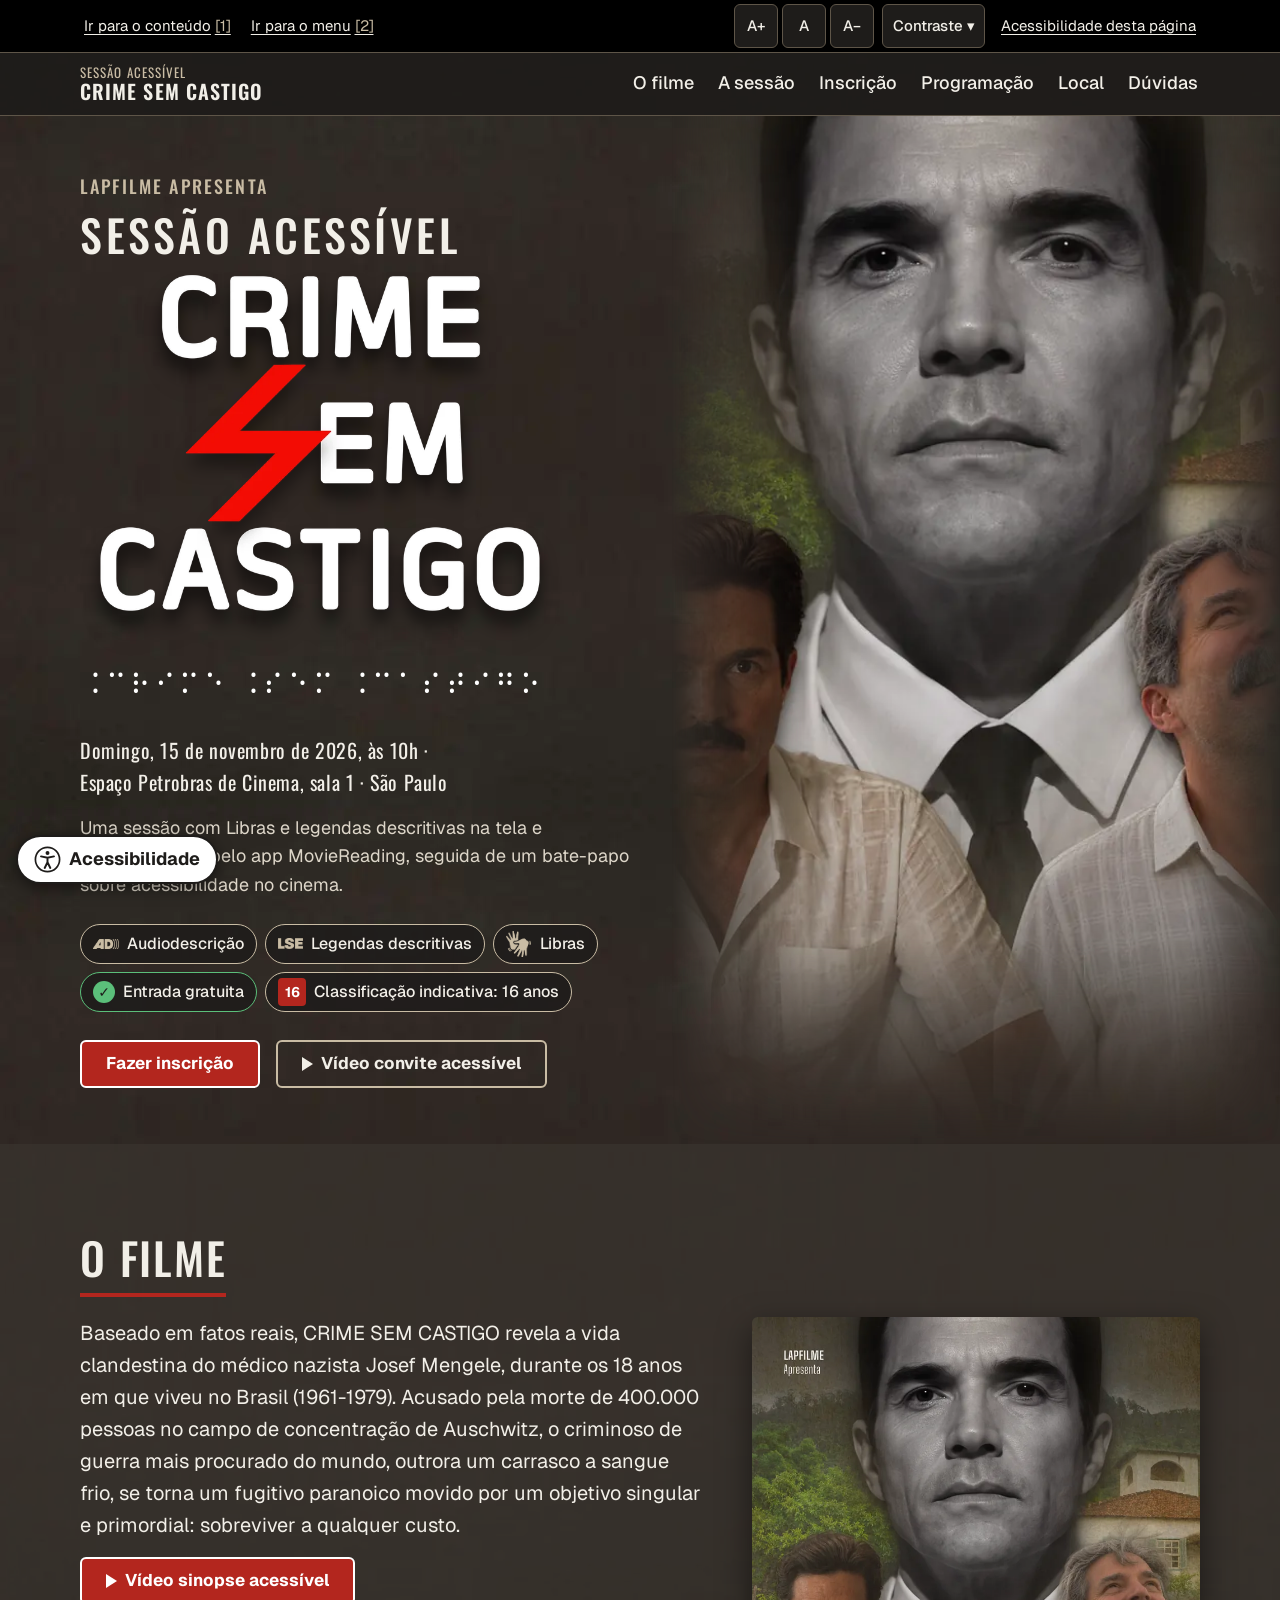
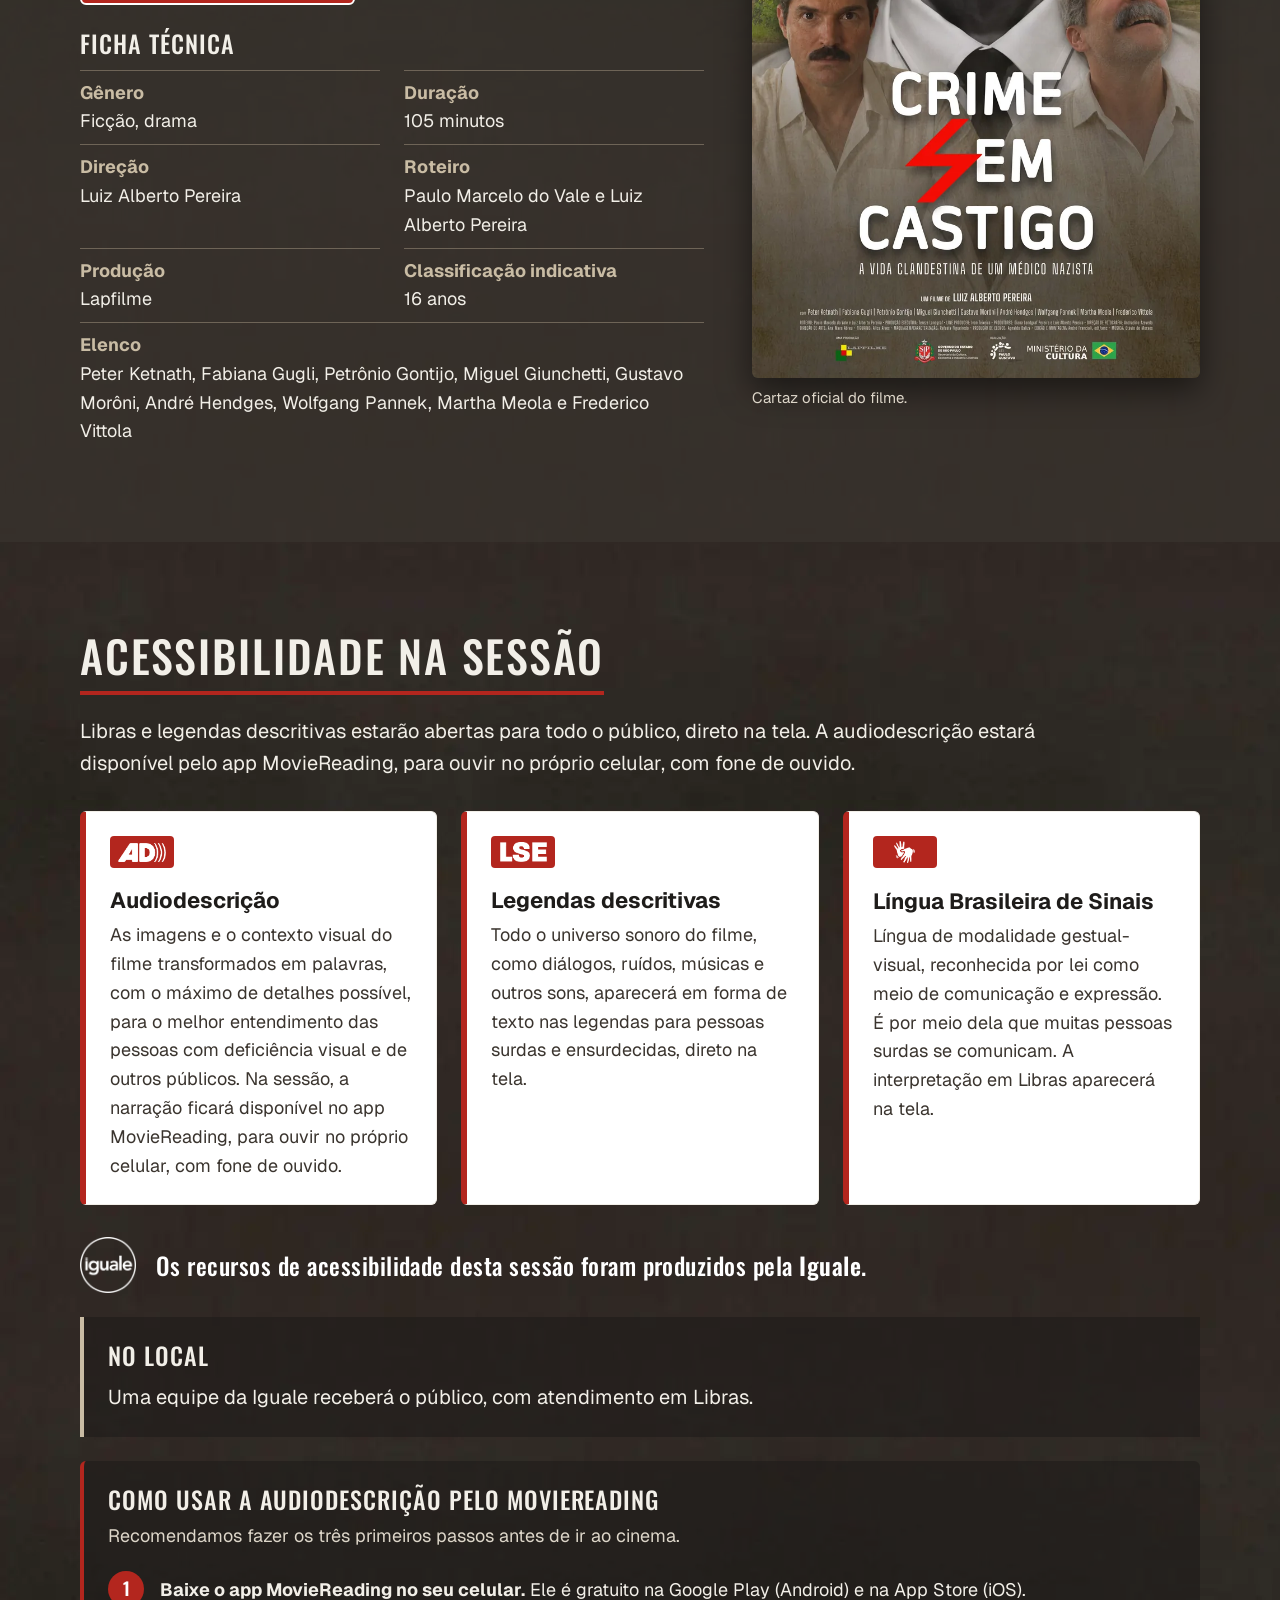
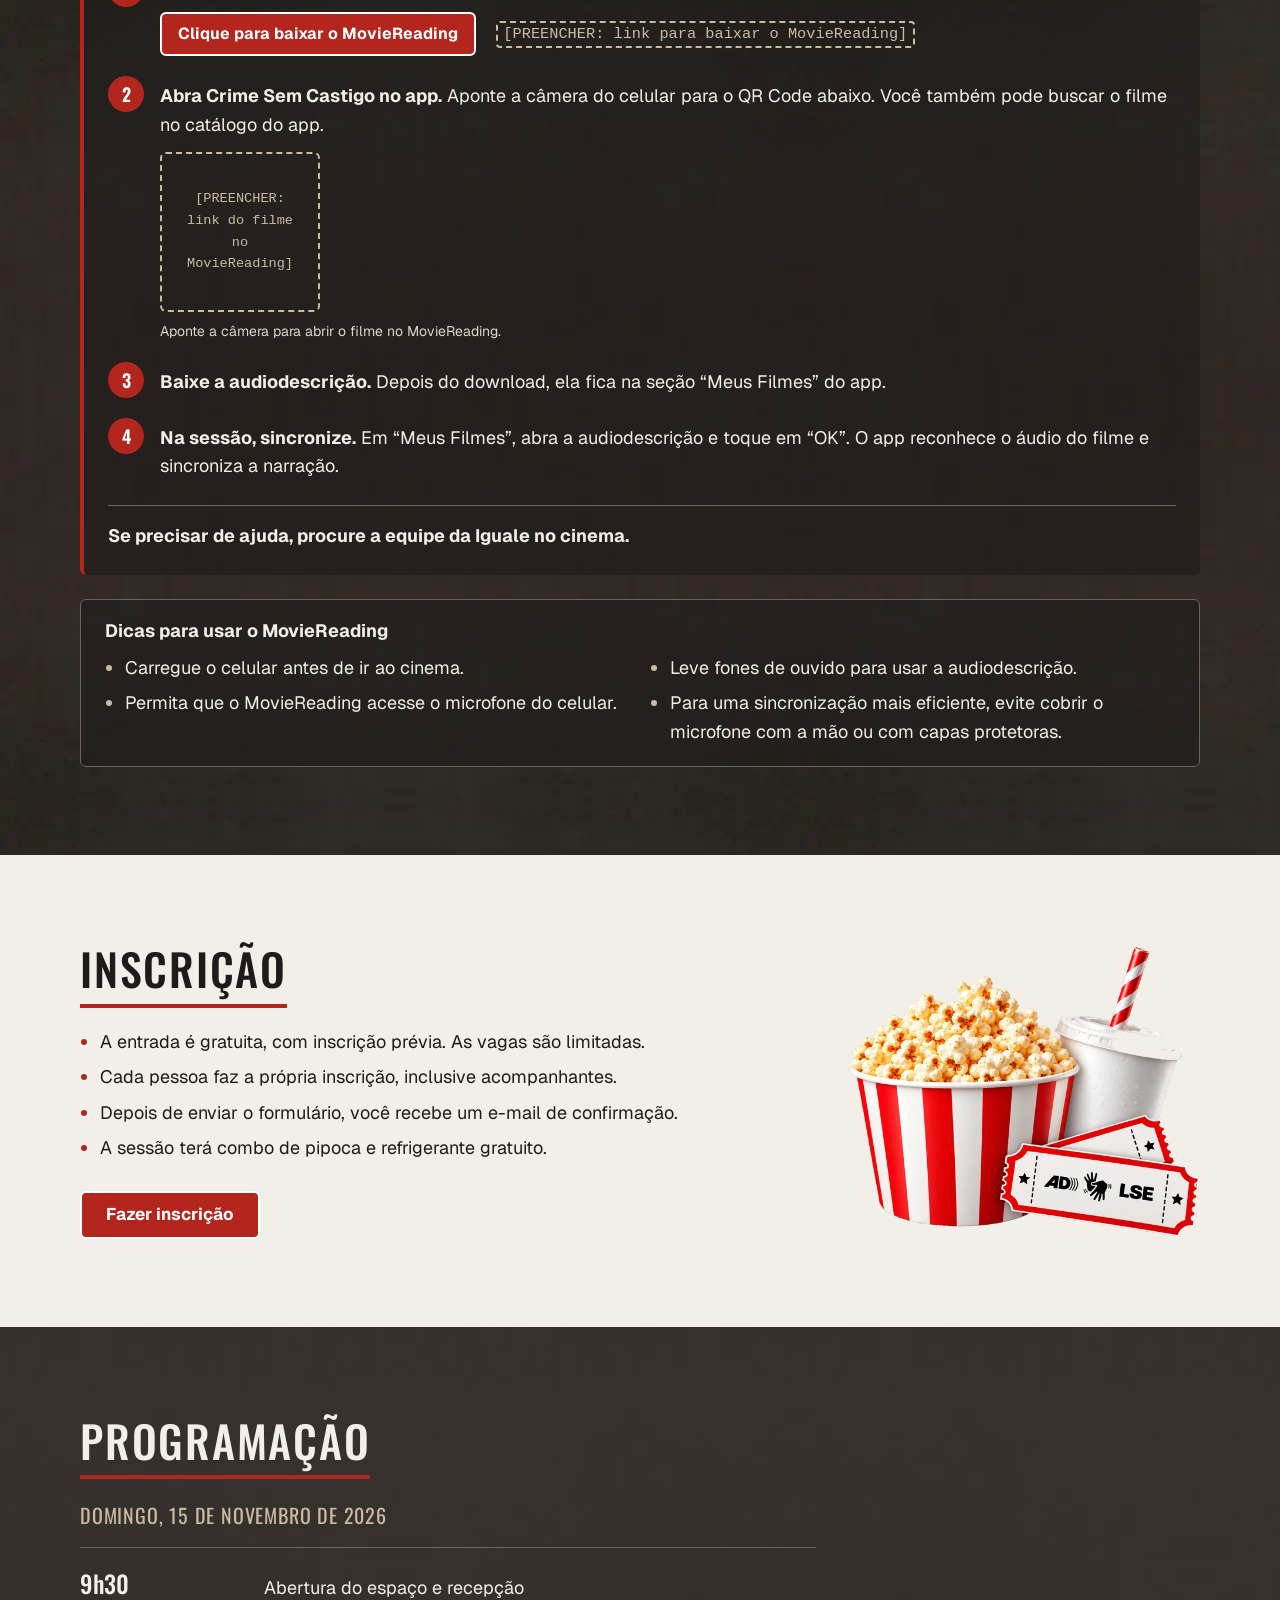
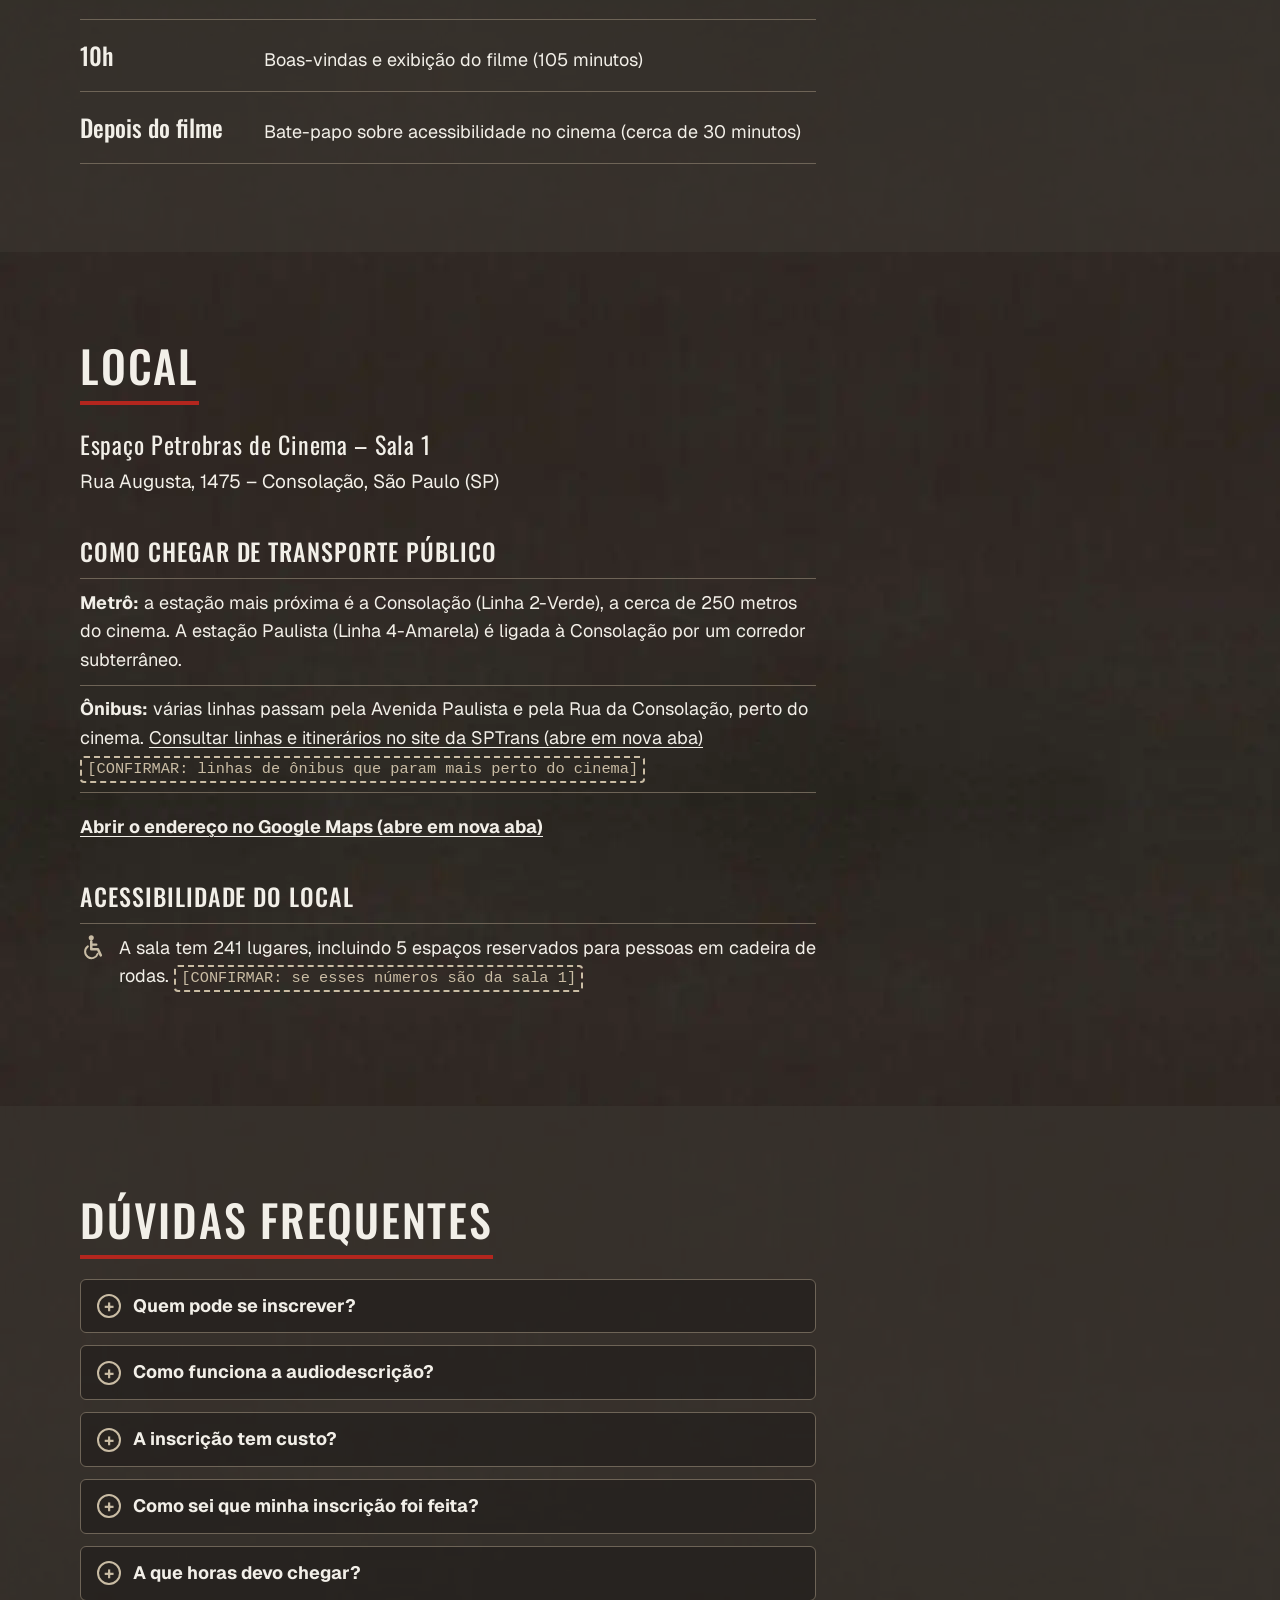
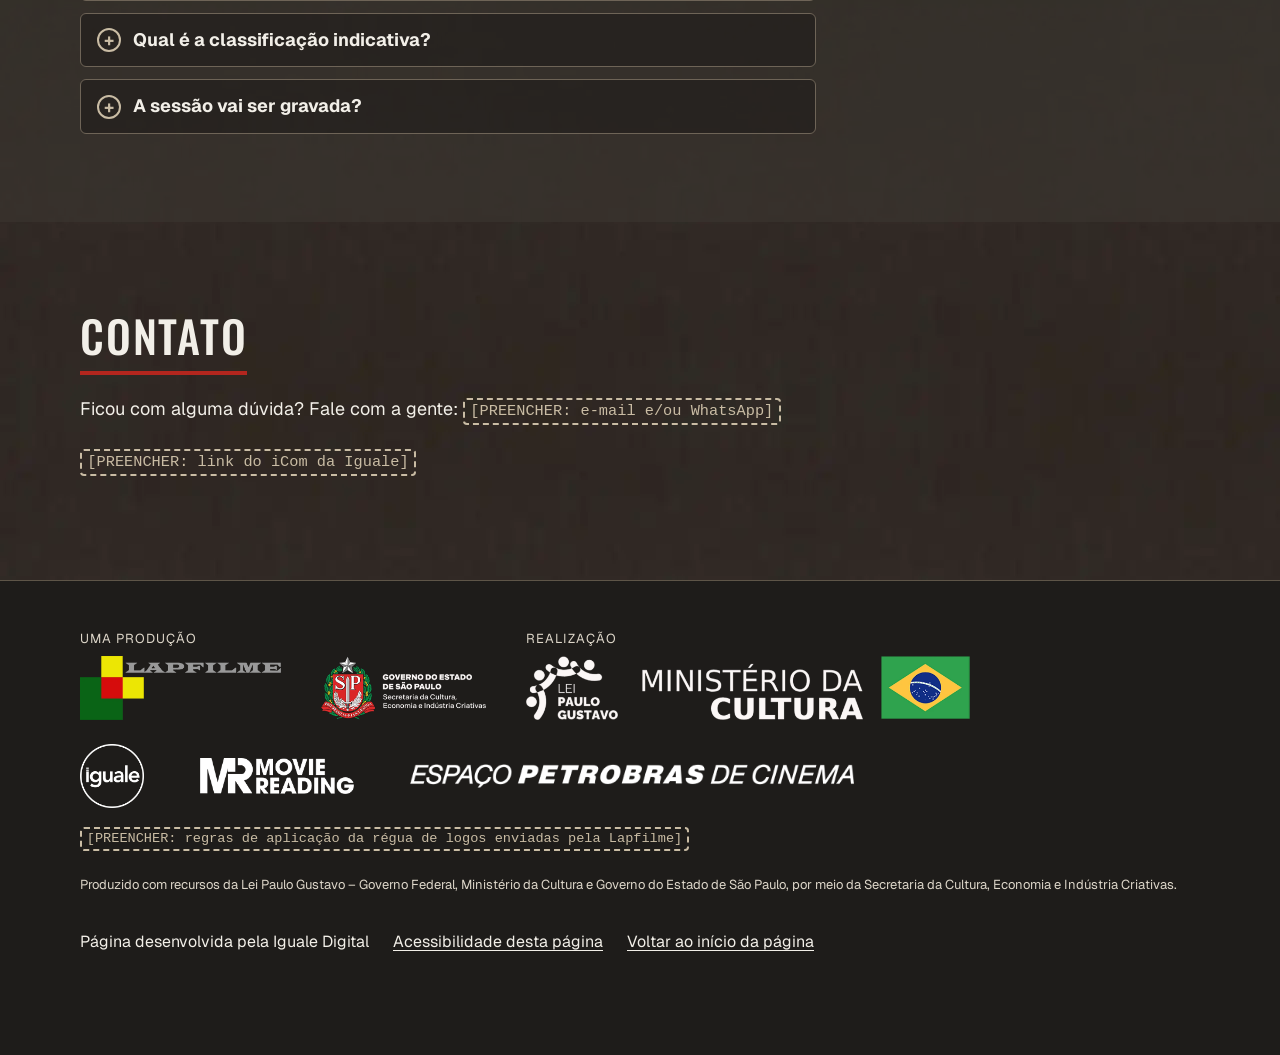
<file: index.html>
<!doctype html>
<html lang="pt-BR">
<head>
  <meta charset="utf-8">
  <meta name="viewport" content="width=device-width, initial-scale=1">
  <title>Sessão Acessível · Crime Sem Castigo · 15/11 · Iguale</title>
  <meta name="description" content="Sessão gratuita de Crime Sem Castigo com Libras e legendas descritivas na tela e audiodescrição pelo app MovieReading, no Espaço Petrobras de Cinema, em 15/11/2026. Faça sua inscrição.">
  <link rel="canonical" href="https://iguale.com.br/crimesemcastigo/">
  <meta name="theme-color" content="#1E1C1A">

  <meta property="og:type" content="website">
  <meta property="og:locale" content="pt_BR">
  <meta property="og:site_name" content="Iguale">
  <meta property="og:url" content="https://iguale.com.br/crimesemcastigo/">
  <meta property="og:title" content="Sessão Acessível · Crime Sem Castigo · 15/11">
  <meta property="og:description" content="Sessão gratuita de Crime Sem Castigo com Libras e legendas descritivas na tela e audiodescrição pelo app MovieReading, no Espaço Petrobras de Cinema, em 15/11/2026. Faça sua inscrição.">
  <meta property="og:image" content="https://iguale.com.br/crimesemcastigo/assets/img/cartaz/og-crime-sem-castigo-1200x630.jpg">
  <meta property="og:image:width" content="1200">
  <meta property="og:image:height" content="630">
  <meta property="og:image:alt" content="Título Crime Sem Castigo em letras brancas, com o S de &quot;sem&quot; em forma de raio vermelho. Ao lado, imagem do cartaz: o rosto sério de um homem em preto e branco, de camisa branca e gravata, e, à frente, dois homens de camisa clara, um de bigode e sério, outro grisalho e sorrindo, diante de mata e de uma casa antiga.">
  <meta name="twitter:card" content="summary_large_image">
  <meta name="twitter:title" content="Sessão Acessível · Crime Sem Castigo · 15/11">
  <meta name="twitter:description" content="Sessão gratuita de Crime Sem Castigo com Libras e legendas descritivas na tela e audiodescrição pelo app MovieReading, no Espaço Petrobras de Cinema, em 15/11/2026.">
  <meta name="twitter:image" content="https://iguale.com.br/crimesemcastigo/assets/img/cartaz/og-crime-sem-castigo-1200x630.jpg">
  <meta name="twitter:image:alt" content="Título Crime Sem Castigo em letras brancas, com o S de &quot;sem&quot; em forma de raio vermelho, ao lado de imagem do cartaz do filme.">
  <!-- [PREENCHER: favicon da Iguale] <link rel="icon" href="assets/img/favicon.png"> -->

  <link rel="preconnect" href="https://fonts.googleapis.com">
  <link rel="preconnect" href="https://fonts.gstatic.com" crossorigin>
  <link rel="stylesheet" href="https://fonts.googleapis.com/css2?family=Geist:wght@400;500;700&amp;family=Oswald:wght@400;500;600&amp;display=swap">
  <link rel="stylesheet" href="https://fonts.googleapis.com/css2?family=Noto+Sans+Symbols+2&amp;text=%E2%A0%A8%E2%A0%89%E2%A0%97%E2%A0%8A%E2%A0%8D%E2%A0%91%E2%A0%8E%E2%A0%81%E2%A0%9E%E2%A0%9B%E2%A0%95&amp;display=swap">
  <link rel="preload" as="image" href="assets/img/cartaz/abertura-800.webp" imagesrcset="assets/img/cartaz/abertura-800.webp 800w, assets/img/cartaz/abertura-1600.webp 1600w" imagesizes="(min-width: 56em) 45vw, 100vw" type="image/webp">
  <link rel="stylesheet" href="assets/css/estilos.css">
  <link rel="stylesheet" href="id_a11y/id_a11y.css">
  <script src="assets/js/config.js"></script>
  <script src="assets/js/barra-acessibilidade.js"></script>
  <script src="assets/js/vendor/qrcode-generator-1.4.4.js" defer></script>
  <script src="assets/js/principal.js" defer></script>
</head>
<body>
  <div id="topo" class="barra-a11y" role="region" aria-label="Barra de acessibilidade">
    <div class="barra-a11y__interno">
      <ul class="barra-a11y__atalhos">
        <li><a href="#conteudo" accesskey="1">Ir para o conteúdo <span class="tecla">[1]</span></a></li>
        <li><a href="#menu" accesskey="2">Ir para o menu <span class="tecla">[2]</span></a></li>
      </ul>
      <div class="barra-a11y__controles">
        <div data-a11y-controles="barra"></div>
        <a class="barra-a11y__link" href="acessibilidade/">Acessibilidade desta página</a>
      </div>
    </div>
  </div>

  <header class="cabecalho">
    <div class="cabecalho__interno">
      <a class="marca" href="#conteudo">
        <span class="marca__sessao">Sessão Acessível</span>
        <span class="marca__filme">Crime Sem Castigo</span>
      </a>
      <nav id="menu" class="menu" aria-label="Navegação principal" tabindex="-1">
        <button type="button" class="menu__botao" aria-expanded="false" aria-controls="menu-lista" hidden>
          <span class="menu__icone" aria-hidden="true"></span>Menu
        </button>
        <ul id="menu-lista" class="menu__lista">
          <li><a href="#o-filme">O filme</a></li>
          <li><a href="#a-sessao">A sessão</a></li>
          <li><a href="#inscricao">Inscrição</a></li>
          <li><a href="#programacao">Programação</a></li>
          <li><a href="#local">Local</a></li>
          <li><a href="#duvidas">Dúvidas</a></li>
        </ul>
      </nav>
    </div>
  </header>

  <main id="conteudo" tabindex="-1">
    <!-- 5.1 Abertura -->
    <section class="abertura" aria-labelledby="titulo-pagina">
      <div class="abertura__texto">
        <p class="sobretitulo">Lapfilme apresenta</p>
        <h1 id="titulo-pagina" class="abertura__titulo">
          <span class="abertura__sessao">Sessão Acessível</span>
          <span class="visualmente-oculto">de</span>
          <picture>
            <source type="image/webp" srcset="assets/img/cartaz/titulo-crime-sem-castigo-800.webp 800w, assets/img/cartaz/titulo-crime-sem-castigo-1600.webp 1600w" sizes="(min-width: 56em) 30rem, 85vw">
            <img class="abertura__filme" src="assets/img/cartaz/titulo-crime-sem-castigo-800.png" width="800" height="644" alt="Crime Sem Castigo">
          </picture>
        </h1>
        <p class="braille" lang="pt-BR">
          <span class="braille__celas" aria-hidden="true">⠨⠉⠗⠊⠍⠑ ⠨⠎⠑⠍ ⠨⠉⠁⠎⠞⠊⠛⠕</span>
          <span class="visualmente-oculto">Título do filme também escrito em Braille</span>
        </p>
        <p class="abertura__servico">
          <time datetime="2026-11-15T10:00-03:00">Domingo, 15 de novembro de 2026, às 10h</time> <span aria-hidden="true">·</span><br>
          Espaço Petrobras de Cinema, sala 1 <span aria-hidden="true">·</span> São Paulo
        </p>
        <p class="abertura__chamada">Uma sessão com Libras e legendas descritivas na tela e audiodescrição pelo app MovieReading, seguida de um bate-papo sobre acessibilidade no cinema.</p>
        <ul class="selos" aria-label="Destaques da sessão">
          <li class="selo"><span class="icone icone--ad" aria-hidden="true"></span>Audiodescrição</li>
          <li class="selo"><span class="icone icone--lse" aria-hidden="true"></span>Legendas descritivas</li>
          <li class="selo"><span class="icone icone--libras" aria-hidden="true"></span>Libras</li>
          <li class="selo selo--gratuito"><span class="selo__check" aria-hidden="true"></span>Entrada gratuita</li>
          <li class="selo"><span class="selo__idade" aria-hidden="true">16</span>Classificação indicativa: 16 anos</li>
        </ul>
        <div class="botoes">
          <a class="botao botao--primario" href="inscricao/" data-inscricao-aberta>Fazer inscrição</a>
          <p class="aviso-encerradas" data-inscricao-encerrada hidden>As inscrições estão encerradas.</p>
          <button type="button" class="botao botao--secundario" data-video-abrir="video" aria-haspopup="dialog" aria-controls="video"><span class="botao__play" aria-hidden="true"></span>Vídeo convite acessível</button>
        </div>
      </div>
      <div class="abertura__visual">
        <picture>
          <source type="image/webp" srcset="assets/img/cartaz/abertura-800.webp 800w, assets/img/cartaz/abertura-1600.webp 1600w" sizes="(min-width: 56em) 45vw, 100vw">
          <img src="assets/img/cartaz/abertura-800.jpg" srcset="assets/img/cartaz/abertura-800.jpg 800w, assets/img/cartaz/abertura-1600.jpg 1600w" sizes="(min-width: 56em) 45vw, 100vw" width="800" height="1000" fetchpriority="high"
            alt="Imagem do cartaz do filme: em tons sépia, o rosto sério de um homem de cabelo escuro, em preto e branco, com camisa branca e gravata escura. À frente dele, dois homens de camisa clara: à esquerda, um de bigode escuro e expressão séria; à direita, outro de cabelo e bigode grisalhos, que sorri olhando para cima. Ao fundo, mata e uma casa antiga com telhado de barro.">
        </picture>
      </div>
    </section>

    <!-- 5.3 O filme -->
    <section id="o-filme" class="secao secao--sepia" aria-labelledby="titulo-filme" tabindex="-1">
      <div class="secao__interno">
        <h2 id="titulo-filme" class="secao__titulo">O filme</h2>
        <div class="filme">
          <div class="filme__texto">
            <p class="filme__sinopse">Baseado em fatos reais, <span class="caixa-alta">Crime Sem Castigo</span> revela a vida clandestina do médico nazista Josef Mengele, durante os 18 anos em que viveu no Brasil (1961-1979). Acusado pela morte de 400.000 pessoas no campo de concentração de Auschwitz, o criminoso de guerra mais procurado do mundo, outrora um carrasco a sangue frio, se torna um fugitivo paranoico movido por um objetivo singular e primordial: sobreviver a qualquer custo.</p>
            <p><button type="button" class="botao botao--primario" data-video-abrir="video-sinopse" aria-haspopup="dialog" aria-controls="video-sinopse"><span class="botao__play" aria-hidden="true"></span>Vídeo sinopse acessível</button></p>
            <h3 class="subtitulo">Ficha técnica</h3>
            <dl class="ficha">
              <div><dt>Gênero</dt><dd>Ficção, drama</dd></div>
              <div><dt>Duração</dt><dd>105 minutos</dd></div>
              <div><dt>Direção</dt><dd>Luiz Alberto Pereira</dd></div>
              <div><dt>Roteiro</dt><dd>Paulo Marcelo do Vale e Luiz Alberto Pereira</dd></div>
              <div><dt>Produção</dt><dd>Lapfilme</dd></div>
              <div><dt>Classificação indicativa</dt><dd>16 anos</dd></div>
              <div class="ficha__elenco"><dt>Elenco</dt><dd>Peter Ketnath, Fabiana Gugli, Petrônio Gontijo, Miguel Giunchetti, Gustavo Morôni, André Hendges, Wolfgang Pannek, Martha Meola e Frederico Vittola</dd></div>
            </dl>
          </div>
          <figure class="filme__cartaz">
            <picture>
              <source type="image/webp" srcset="assets/img/cartaz/cartaz-crime-sem-castigo-800.webp 800w, assets/img/cartaz/cartaz-crime-sem-castigo-1600.webp 1600w" sizes="(min-width: 56em) 28rem, 90vw">
              <img src="assets/img/cartaz/cartaz-crime-sem-castigo-800.jpg" srcset="assets/img/cartaz/cartaz-crime-sem-castigo-800.jpg 800w, assets/img/cartaz/cartaz-crime-sem-castigo-1600.jpg 1600w" sizes="(min-width: 56em) 28rem, 90vw" width="800" height="1181" loading="lazy"
                alt="Cartaz do filme Crime Sem Castigo. Em tons sépia, o rosto sério de um homem de cabelo escuro, em preto e branco, com camisa branca e gravata escura, ocupa o alto do cartaz. Abaixo dele, dois homens de camisa clara: à esquerda, um de bigode escuro e expressão séria; à direita, outro de cabelo e bigode grisalhos, que sorri olhando para cima. Ao fundo, mata e uma casa antiga com telhado de barro. No alto, “Lapfilme apresenta”. O título, “Crime Sem Castigo”, está em letras brancas, com o S de “sem” em forma de raio vermelho. Abaixo, “A vida clandestina de um médico nazista” e “Um filme de Luiz Alberto Pereira”. No rodapé, o elenco, a ficha técnica e os logos de Lapfilme, Governo do Estado de São Paulo – Secretaria da Cultura, Economia e Indústria Criativas, Lei Paulo Gustavo e Ministério da Cultura.">
            </picture>
            <figcaption>Cartaz oficial do filme.</figcaption>
          </figure>
        </div>

        <!-- Personagens principais: fora da página por enquanto, a pedido. Para voltar, tire este comentário.
        <h3 class="subtitulo">Personagens principais</h3>
        <ul class="personagens">
          <li class="personagem">
            <div class="personagem__imagem marcador-caixa">[PREENCHER: imagem do personagem, com texto alternativo descritivo]</div>
            <h4 class="personagem__nome"><span class="marcador">[PREENCHER: nome do personagem]</span></h4>
            <p class="personagem__interprete">Interpretado por <span class="marcador">[PREENCHER: intérprete]</span></p>
            <p><span class="marcador">[PREENCHER: breve descritivo do personagem]</span></p>
          </li>
          <li class="personagem">
            <div class="personagem__imagem marcador-caixa">[PREENCHER: imagem do personagem, com texto alternativo descritivo]</div>
            <h4 class="personagem__nome"><span class="marcador">[PREENCHER: nome do personagem]</span></h4>
            <p class="personagem__interprete">Interpretado por <span class="marcador">[PREENCHER: intérprete]</span></p>
            <p><span class="marcador">[PREENCHER: breve descritivo do personagem]</span></p>
          </li>
          <li class="personagem">
            <div class="personagem__imagem marcador-caixa">[PREENCHER: imagem do personagem, com texto alternativo descritivo]</div>
            <h4 class="personagem__nome"><span class="marcador">[PREENCHER: nome do personagem]</span></h4>
            <p class="personagem__interprete">Interpretado por <span class="marcador">[PREENCHER: intérprete]</span></p>
            <p><span class="marcador">[PREENCHER: breve descritivo do personagem]</span></p>
          </li>
        </ul>
        -->
      </div>
    </section>

    <!-- 5.4 A sessão -->
    <section id="a-sessao" class="secao" aria-labelledby="titulo-sessao" tabindex="-1">
      <div class="secao__interno">
        <h2 id="titulo-sessao" class="secao__titulo">Acessibilidade na sessão</h2>
        <p class="secao__abertura">Libras e legendas descritivas estarão abertas para todo o público, direto na tela. A audiodescrição estará disponível pelo app MovieReading, para ouvir no próprio celular, com fone de ouvido.</p>
        <ul class="recursos">
          <li class="recurso">
            <span class="recurso__selo recurso__selo--ad" aria-hidden="true"><span class="icone icone--ad"></span></span>
            <h3 class="recurso__titulo">Audiodescrição</h3>
            <p>As imagens e o contexto visual do filme transformados em palavras, com o máximo de detalhes possível, para o melhor entendimento das pessoas com deficiência visual e de outros públicos. Na sessão, a narração ficará disponível no app MovieReading, para ouvir no próprio celular, com fone de ouvido.</p>
          </li>
          <li class="recurso">
            <span class="recurso__selo recurso__selo--lse" aria-hidden="true"><span class="icone icone--lse"></span></span>
            <h3 class="recurso__titulo">Legendas descritivas</h3>
            <p>Todo o universo sonoro do filme, como diálogos, ruídos, músicas e outros sons, aparecerá em forma de texto nas legendas para pessoas surdas e ensurdecidas, direto na tela.</p>
          </li>
          <li class="recurso">
            <span class="recurso__selo recurso__selo--libras" aria-hidden="true"><span class="icone icone--libras"></span></span>
            <h3 class="recurso__titulo">Língua Brasileira de Sinais</h3>
            <p>Língua de modalidade gestual-visual, reconhecida por lei como meio de comunicação e expressão. É por meio dela que muitas pessoas surdas se comunicam. A interpretação em Libras aparecerá na tela.</p>
          </li>
        </ul>
        <div class="credito-iguale">
          <img class="credito-iguale__logo" src="assets/img/logos/iguale.webp" width="240" height="240" alt="" loading="lazy">
          <p class="credito-iguale__texto">Os recursos de acessibilidade desta sessão foram produzidos pela <strong>Iguale</strong>.</p>
        </div>
        <div class="no-local">
          <h3 class="subtitulo">No local</h3>
          <p>Uma equipe da Iguale receberá o público, com atendimento em Libras.</p>
        </div>
        <div id="audiodescricao-app" class="ad-app">
          <h3 class="subtitulo">Como usar a audiodescrição pelo MovieReading</h3>
          <p class="ad-app__intro">Recomendamos fazer os três primeiros passos antes de ir ao cinema.</p>
          <ol class="passos">
            <li>
              <p><strong>Baixe o app MovieReading no seu celular.</strong> Ele é gratuito na Google Play (Android) e na App Store (iOS).</p>
              <p class="passos__lojas">
                <a class="botao botao--primario botao--loja" data-mr-baixar target="_blank" rel="noopener">Clique para baixar o MovieReading<span class="visualmente-oculto"> (abre em nova aba)</span></a>
                <span class="marcador" data-loja-pendente>[PREENCHER: link para baixar o MovieReading]</span>
              </p>
            </li>
            <li class="passos__qr">
              <div class="passos__texto">
                <p><strong>Abra Crime Sem Castigo no app.</strong> <span class="so-desktop">Aponte a câmera do celular para o QR Code abaixo.</span><span class="so-celular">Clique no botão abaixo.</span> Você também pode buscar o filme no catálogo do app.</p>
                <p class="ad-app__link so-celular">
                  <a class="botao botao--secundario" data-mr-link target="_blank" rel="noopener">Abrir Crime Sem Castigo no MovieReading (abre em nova aba)</a>
                </p>
              </div>
              <figure class="ad-app__qr so-desktop" data-mr-qr>
                <div class="ad-app__qr-codigo marcador-caixa" data-mr-qr-codigo>[PREENCHER: link do filme no MovieReading]</div>
                <figcaption>Aponte a câmera para abrir o filme no MovieReading.</figcaption>
              </figure>
            </li>
            <li><p><strong>Baixe a audiodescrição.</strong> Depois do download, ela fica na seção “Meus Filmes” do app.</p></li>
            <li><p><strong>Na sessão, sincronize.</strong> Em “Meus Filmes”, abra a audiodescrição e toque em “OK”. O app reconhece o áudio do filme e sincroniza a narração.</p></li>
          </ol>
          <p class="ad-app__ajuda">Se precisar de ajuda, procure a equipe da Iguale no cinema.</p>
        </div>
        <div class="ad-dicas">
          <h4 class="ad-dicas__titulo">Dicas para usar o MovieReading</h4>
          <ul>
            <li>Carregue o celular antes de ir ao cinema.</li>
            <li>Leve fones de ouvido para usar a audiodescrição.</li>
            <li>Permita que o MovieReading acesse o microfone do celular.</li>
            <li>Para uma sincronização mais eficiente, evite cobrir o microfone com a mão ou com capas protetoras.</li>
          </ul>
        </div>
      </div>
    </section>

    <!-- 5.7 Inscrição -->
    <section id="inscricao" class="secao secao--destaque" aria-labelledby="titulo-inscricao" tabindex="-1">
      <div class="secao__interno inscricao">
        <div class="inscricao__texto">
        <h2 id="titulo-inscricao" class="secao__titulo">Inscrição</h2>
        <ul class="lista-inscricao">
          <li>A entrada é gratuita, com inscrição prévia. As vagas são limitadas.</li>
          <li>Cada pessoa faz a própria inscrição, inclusive acompanhantes.</li>
          <li>Depois de enviar o formulário, você recebe um e-mail de confirmação.</li>
          <li>A sessão terá combo de pipoca e refrigerante gratuito.</li>
        </ul>
        <a class="botao botao--primario" href="inscricao/" data-inscricao-aberta>Fazer inscrição</a>
        <p class="aviso-encerradas" data-inscricao-encerrada hidden>As inscrições estão encerradas.</p>
        </div>
        <picture class="inscricao__ilustracao">
          <source type="image/webp" srcset="assets/img/ilustracoes/pipoca-ingressos-600.webp 600w, assets/img/ilustracoes/pipoca-ingressos-1200.webp 1200w" sizes="22rem">
          <img src="assets/img/ilustracoes/pipoca-ingressos-600.png" width="600" height="499" alt="" loading="lazy">
        </picture>
      </div>
    </section>

    <!-- 5.5 Programação -->
    <section id="programacao" class="secao secao--sepia" aria-labelledby="titulo-programacao" tabindex="-1">
      <div class="secao__interno secao__interno--estreito">
        <h2 id="titulo-programacao" class="secao__titulo">Programação</h2>
        <p class="programacao__data"><time datetime="2026-11-15">Domingo, 15 de novembro de 2026</time></p>
        <ol class="programacao">
          <li><span class="programacao__hora"><time datetime="2026-11-15T09:30-03:00">9h30</time></span> <span class="programacao__atividade">Abertura do espaço e recepção</span></li>
          <li><span class="programacao__hora"><time datetime="2026-11-15T10:00-03:00">10h</time></span> <span class="programacao__atividade">Boas-vindas e exibição do filme (105 minutos)</span></li>
          <li><span class="programacao__hora">Depois do filme</span> <span class="programacao__atividade">Bate-papo sobre acessibilidade no cinema (cerca de 30 minutos)</span></li>
        </ol>
      </div>
    </section>

    <!-- 5.6 Local -->
    <section id="local" class="secao" aria-labelledby="titulo-local" tabindex="-1">
      <div class="secao__interno secao__interno--estreito">
        <h2 id="titulo-local" class="secao__titulo">Local</h2>
        <p class="local__nome">Espaço Petrobras de Cinema – Sala 1</p>
        <p class="local__endereco">Rua Augusta, 1475 – Consolação, São Paulo (SP)</p>
        <h3 class="subtitulo">Como chegar de transporte público</h3>
        <ul class="lista-transporte">
          <li><strong>Metrô:</strong> a estação mais próxima é a Consolação (Linha 2-Verde), a cerca de 250 metros do cinema. A estação Paulista (Linha 4-Amarela) é ligada à Consolação por um corredor subterrâneo.</li>
          <li><strong>Ônibus:</strong> várias linhas passam pela Avenida Paulista e pela Rua da Consolação, perto do cinema. <a href="https://www.sptrans.com.br/" target="_blank" rel="noopener">Consultar linhas e itinerários no site da SPTrans (abre em nova aba)</a> <span class="marcador">[CONFIRMAR: linhas de ônibus que param mais perto do cinema]</span></li>
        </ul>
        <p><a class="link-seta" href="https://www.google.com/maps/search/?api=1&amp;query=Espa%C3%A7o%20Petrobras%20de%20Cinema%2C%20Rua%20Augusta%2C%201475%2C%20Consola%C3%A7%C3%A3o%2C%20S%C3%A3o%20Paulo" target="_blank" rel="noopener">Abrir o endereço no Google Maps (abre em nova aba)</a></p>
        <h3 class="subtitulo">Acessibilidade do local</h3>
        <ul class="lista-local">
          <li><span class="icone icone--cadeira" aria-hidden="true"></span><span>A sala tem 241 lugares, incluindo 5 espaços reservados para pessoas em cadeira de rodas. <span class="marcador">[CONFIRMAR: se esses números são da sala 1]</span></span></li>
        </ul>
      </div>
    </section>

    <!-- 5.8 Dúvidas frequentes -->
    <section id="duvidas" class="secao secao--sepia" aria-labelledby="titulo-duvidas" tabindex="-1">
      <div class="secao__interno secao__interno--estreito">
        <h2 id="titulo-duvidas" class="secao__titulo">Dúvidas frequentes</h2>
        <div class="faq">
          <details class="detalhe">
            <summary>Quem pode se inscrever?</summary>
            <div class="detalhe__conteudo"><p>A sessão é aberta a todo o público, com atenção especial às pessoas com deficiência.</p></div>
          </details>
          <details class="detalhe">
            <summary>Como funciona a audiodescrição?</summary>
            <div class="detalhe__conteudo"><p>A audiodescrição ficará disponível no app MovieReading. Antes da sessão, baixe o app e a audiodescrição do filme. No dia, traga seu fone de ouvido para ouvir no próprio celular.</p></div>
          </details>
          <details class="detalhe">
            <summary>A inscrição tem custo?</summary>
            <div class="detalhe__conteudo"><p>Não. A entrada é gratuita.</p></div>
          </details>
          <details class="detalhe">
            <summary>Como sei que minha inscrição foi feita?</summary>
            <div class="detalhe__conteudo"><p>Você recebe um e-mail de confirmação logo depois de enviar o formulário. Se não encontrar, confira a caixa de spam ou lixo eletrônico.</p></div>
          </details>
          <details class="detalhe">
            <summary>A que horas devo chegar?</summary>
            <div class="detalhe__conteudo"><p>O espaço abrirá às 9h30, e a sessão começará às 10h.</p></div>
          </details>
          <details class="detalhe">
            <summary>Qual é a classificação indicativa?</summary>
            <div class="detalhe__conteudo"><p>16 anos.</p></div>
          </details>
          <details class="detalhe">
            <summary>A sessão vai ser gravada?</summary>
            <div class="detalhe__conteudo"><p>Sim. Teremos fotos e vídeos no local para a divulgação da sessão. Ao se inscrever, você autoriza o uso da sua imagem e da sua voz nessas gravações. <span class="marcador">[CONFIRMAR: texto final com o jurídico]</span></p></div>
          </details>
        </div>
      </div>
    </section>

    <!-- 5.9 Contato -->
    <section id="contato" class="secao" aria-labelledby="titulo-contato" tabindex="-1">
      <div class="secao__interno secao__interno--estreito">
        <h2 id="titulo-contato" class="secao__titulo">Contato</h2>
        <p>Ficou com alguma dúvida? Fale com a gente: <span class="marcador">[PREENCHER: e-mail e/ou WhatsApp]</span></p>
        <p class="icom">
          <a class="botao botao--secundario" data-icom target="_blank" rel="noopener"><span class="icone icone--libras" aria-hidden="true"></span>Atendimento em Libras pelo iCom (abre em nova aba)</a>
          <span class="marcador" data-icom-pendente>[PREENCHER: link do iCom da Iguale]</span>
        </p>
      </div>
    </section>
  </main>

  <!-- 5.10 Rodapé -->
  <footer class="rodape">
    <div class="rodape__interno">
      <h2 class="visualmente-oculto">Realização e apoio</h2>
      <ul class="regua">
        <li class="regua__grupo">
          <p class="regua__rotulo">Uma produção</p>
          <img class="regua__logo" src="assets/img/logos/lapfilme.webp" width="752" height="240" alt="Lapfilme" loading="lazy">
        </li>
        <li class="regua__grupo">
          <img class="regua__logo" src="assets/img/logos/governo-sp.webp" width="621" height="240" alt="Governo do Estado de São Paulo – Secretaria da Cultura, Economia e Indústria Criativas" loading="lazy">
        </li>
        <li class="regua__grupo">
          <p class="regua__rotulo">Realização</p>
          <div class="regua__logos">
            <img class="regua__logo" src="assets/img/logos/lei-paulo-gustavo.webp" width="344" height="240" alt="Lei Paulo Gustavo" loading="lazy">
            <img class="regua__logo" src="assets/img/logos/ministerio-cultura.webp" width="1231" height="240" alt="Ministério da Cultura" loading="lazy">
          </div>
        </li>
        <li class="regua__grupo regua__grupo--parceiros">
          <div class="regua__logos">
            <img class="regua__logo regua__logo--iguale" src="assets/img/logos/iguale.webp" width="240" height="240" alt="Iguale" loading="lazy">
            <img class="regua__logo regua__logo--mr" src="assets/img/logos/moviereading.webp" width="513" height="120" alt="MovieReading" loading="lazy">
            <img class="regua__logo regua__logo--petrobras" src="assets/img/logos/espaco-petrobras-cinema.webp" width="574" height="31" alt="Espaço Petrobras de Cinema" loading="lazy">
          </div>
        </li>
      </ul>
      <p class="marcador rodape__regras">[PREENCHER: regras de aplicação da régua de logos enviadas pela Lapfilme]</p>
      <p class="rodape__lei">Produzido com recursos da Lei Paulo Gustavo – Governo Federal, Ministério da Cultura e Governo do Estado de São Paulo, por meio da Secretaria da Cultura, Economia e Indústria Criativas.</p>
      <ul class="rodape__links">
        <li>Página desenvolvida pela Iguale Digital</li>
        <li><a href="acessibilidade/">Acessibilidade desta página</a></li>
        <li><a href="#topo">Voltar ao início da página</a></li>
      </ul>
    </div>
  </footer>

  <!-- 5.2 Vídeo convite acessível (abre pelo botão da abertura) -->
  <dialog id="video" class="janela" aria-labelledby="titulo-video" data-video-config="youtubeId" data-video-titulo="Vídeo convite da Sessão Acessível de Crime Sem Castigo, com Libras e legendas">
    <div class="janela__topo">
      <h2 id="titulo-video" class="janela__titulo" tabindex="-1">Vídeo convite acessível</h2>
      <button type="button" class="janela__fechar" data-video-fechar>Fechar<span class="visualmente-oculto"> o vídeo convite</span></button>
    </div>
    <p>Assista ao convite com Libras e legendas.</p>
    <div class="video" data-video>
      <button type="button" class="video__capa" data-video-capa>
        <img class="video__imagem" src="assets/img/cartaz/og-crime-sem-castigo-1200x630.jpg" width="1200" height="630" alt="">
        <span class="video__rotulo"><span class="video__play" aria-hidden="true"></span>Reproduzir o vídeo convite, com Libras e legendas</span>
      </button>
      <p class="marcador" data-video-pendente>[PREENCHER: ID do vídeo]</p>
    </div>
    <details class="detalhe">
      <summary>Descrição do vídeo (audiodescrição em texto)</summary>
      <div class="detalhe__conteudo">
        <p>Vídeo horizontal. À esquerda, sobre fundo claro, <span class="marcador">[PREENCHER: autodescrição do(a) intérprete]</span> apresenta o convite em Libras, com legendas em uma faixa logo abaixo. À direita, o cartaz do filme Crime Sem Castigo: em tons sépia, o rosto sério de um homem em preto e branco, de camisa branca e gravata; abaixo, dois homens de camisa clara, um de bigode, sério, e outro grisalho, sorrindo; ao fundo, mata e uma casa antiga. O título está em letras brancas, com o S de “sem” em forma de raio vermelho. No rodapé, os logos da Lapfilme, do Governo do Estado de São Paulo, da Lei Paulo Gustavo e do Ministério da Cultura.</p>
        <p>Texto do convite: "Olá! A Lapfilme e a Iguale convidam você para a Sessão Acessível do filme Crime Sem Castigo, no domingo, 15 de novembro, às 10 horas da manhã, no Espaço Petrobras de Cinema, sala 1, Rua Augusta, 1475, em São Paulo. Baseado em fatos reais, Crime Sem Castigo revela a vida clandestina do médico nazista Josef Mengele nos 18 anos em que viveu no Brasil como um fugitivo movido por um objetivo: sobreviver a qualquer custo. O filme tem direção de Luiz Alberto Pereira. A sessão terá recursos abertos para todo o público: audiodescrição no som da sala, Libras e legendas descritivas na tela. Depois do filme, vamos bater um papo sobre acessibilidade no cinema. A entrada é gratuita, com pipoca e refrigerante! As vagas são limitadas: faça sua inscrição e veja mais informações em iguale.com.br/crimesemcastigo. A confirmação chega por e-mail. No dia, chegue a partir das 9h30 para aproveitar com calma. Classificação indicativa: 16 anos. Venha viver essa experiência de cinema com a gente!"</p>
      </div>
    </details>
  </dialog>

  <!-- Vídeo sinopse acessível (abre pelo botão em "O filme") -->
  <dialog id="video-sinopse" class="janela" aria-labelledby="titulo-video-sinopse" data-video-config="youtubeIdSinopse" data-video-titulo="Vídeo sinopse acessível de Crime Sem Castigo">
    <div class="janela__topo">
      <h2 id="titulo-video-sinopse" class="janela__titulo" tabindex="-1">Vídeo sinopse acessível</h2>
      <button type="button" class="janela__fechar" data-video-fechar>Fechar<span class="visualmente-oculto"> o vídeo sinopse</span></button>
    </div>
    <p>Assista à sinopse do filme com recursos de acessibilidade. <span class="marcador">[PREENCHER: recursos do vídeo sinopse, por exemplo Libras e legendas]</span></p>
    <div class="video" data-video>
      <button type="button" class="video__capa" data-video-capa>
        <img class="video__imagem" src="assets/img/cartaz/og-crime-sem-castigo-1200x630.jpg" width="1200" height="630" alt="">
        <span class="video__rotulo"><span class="video__play" aria-hidden="true"></span>Reproduzir o vídeo sinopse</span>
      </button>
      <p class="marcador" data-video-pendente>[PREENCHER: ID do vídeo sinopse]</p>
    </div>
    <details class="detalhe">
      <summary>Descrição do vídeo (audiodescrição em texto)</summary>
      <div class="detalhe__conteudo">
        <p><span class="marcador">[PREENCHER: descrição do vídeo sinopse em texto]</span></p>
      </div>
    </details>
  </dialog>

  <!-- Menu flutuante "Acessibilidade" -->
  <div class="flutuante" data-flutuante>
    <button type="button" class="flutuante__botao" aria-expanded="false" aria-controls="flutuante-painel">
      <span class="icone icone--acessibilidade" aria-hidden="true"></span>Acessibilidade
    </button>
    <div id="flutuante-painel" class="flutuante__painel" role="region" aria-labelledby="flutuante-titulo" hidden>
      <h2 id="flutuante-titulo" class="flutuante__titulo">Recursos de acessibilidade</h2>
      <div data-a11y-controles="painel"></div>
      <div class="flutuante__grupo" role="group" aria-labelledby="flutuante-libras">
        <h3 id="flutuante-libras" class="a11y-controles__titulo">Libras</h3>
        <button type="button" data-a11y-vlibras>Tradução para Libras (VLibras)</button>
        <a data-icom target="_blank" rel="noopener">Atendimento em Libras pelo iCom (abre em nova aba)</a>
        <span class="marcador" data-icom-pendente>[PREENCHER: link do iCom da Iguale]</span>
      </div>
      <div class="flutuante__grupo" role="group" aria-labelledby="flutuante-ajuda">
        <h3 id="flutuante-ajuda" class="a11y-controles__titulo">Ajuda</h3>
        <p class="a11y-controles__rotulo">Atalhos de teclado</p>
        <ul class="flutuante__atalhos">
          <li><kbd>Alt</kbd> + <kbd>1</kbd> ir para o conteúdo</li>
          <li><kbd>Alt</kbd> + <kbd>2</kbd> ir para o menu</li>
          <li><kbd>Esc</kbd> fechar menus e janelas</li>
        </ul>
        <p class="flutuante__nota">No Mac, use Option no lugar de Alt.</p>
        <button type="button" class="flutuante__restaurar" data-a11y-restaurar>Restaurar tudo ao padrão</button>
          <a href="acessibilidade/">Declaração de acessibilidade desta página</a>
      </div>
    </div>
  </div>
  <p class="visualmente-oculto" aria-live="polite" data-a11y-anuncio></p>

  <!-- VLibras -->
  <div vw class="enabled">
    <div vw-access-button class="active"></div>
    <div vw-plugin-wrapper>
      <div class="vw-plugin-top-wrapper"></div>
    </div>
  </div>
  <script src="https://vlibras.gov.br/app/vlibras-plugin.js"></script>
  <script>
    if (window.VLibras) { new window.VLibras.Widget('https://vlibras.gov.br/app'); }
  </script>
</body>
</html>
</file>
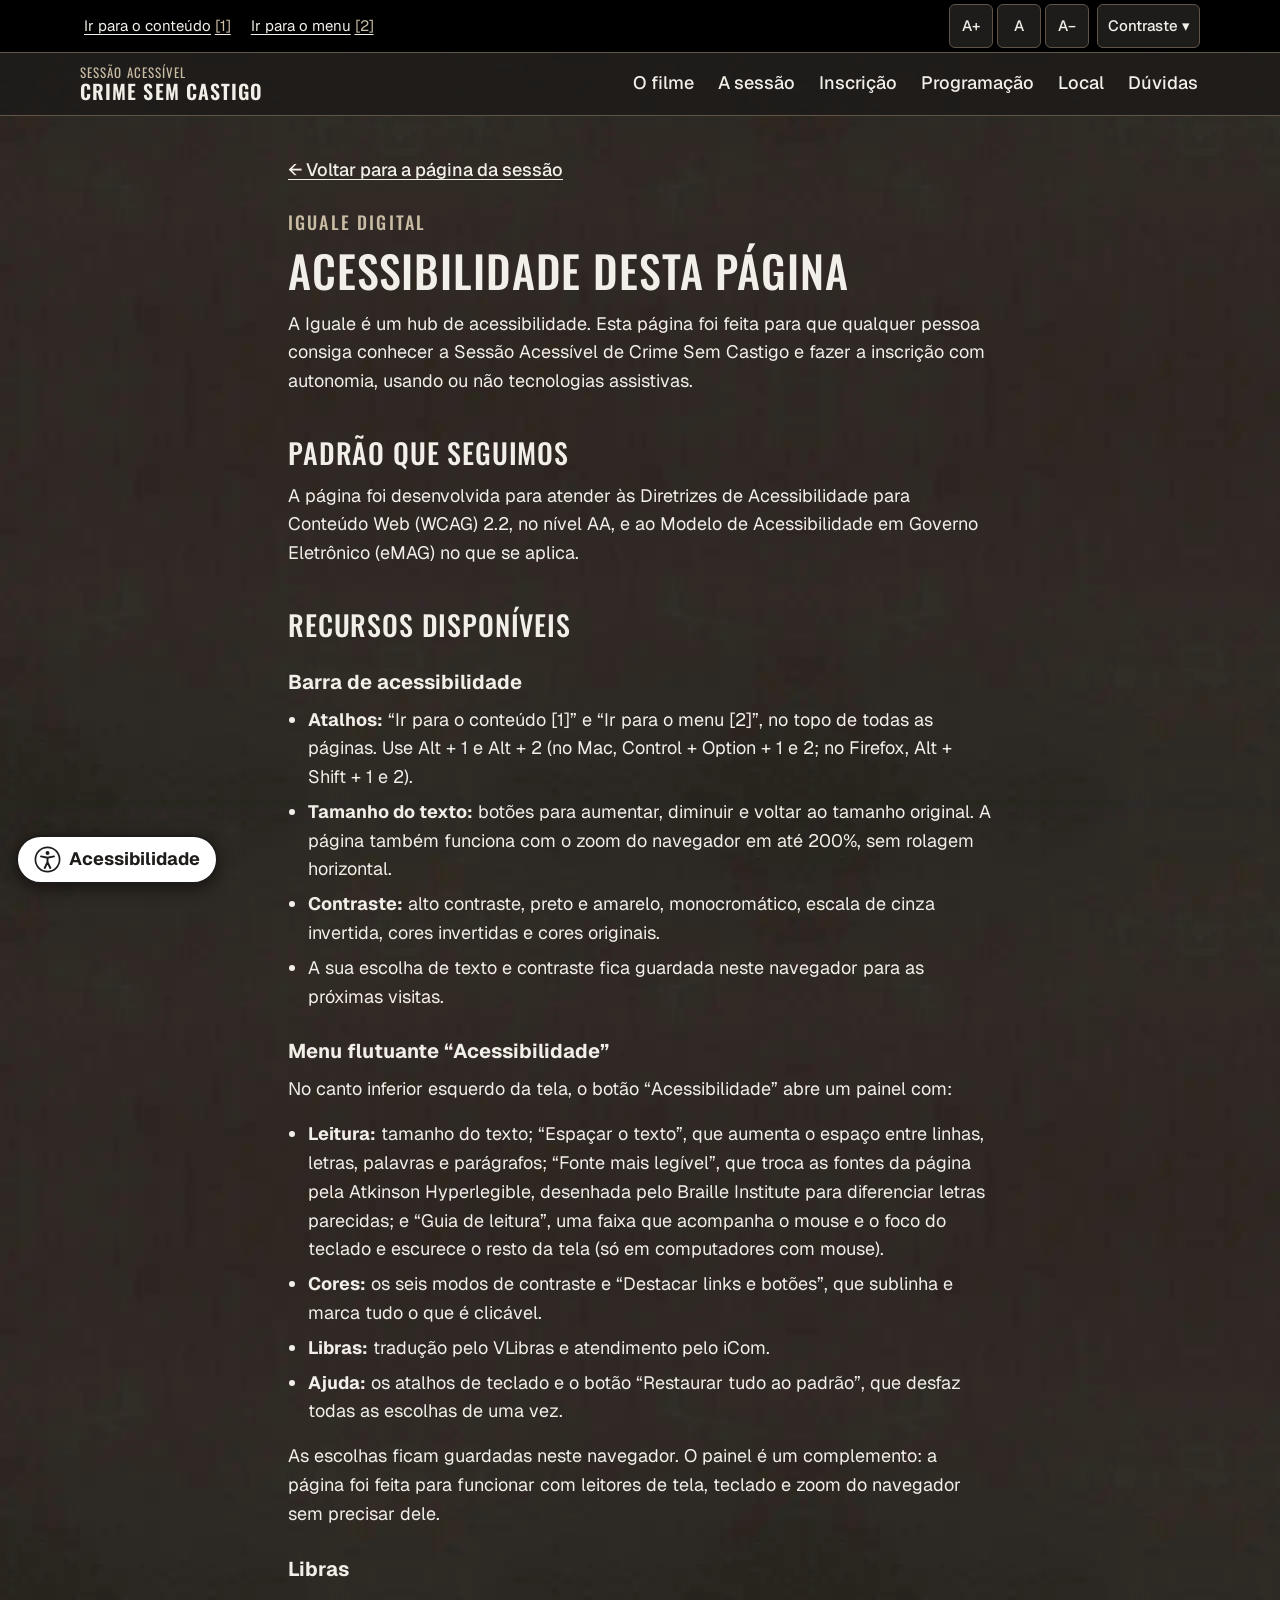
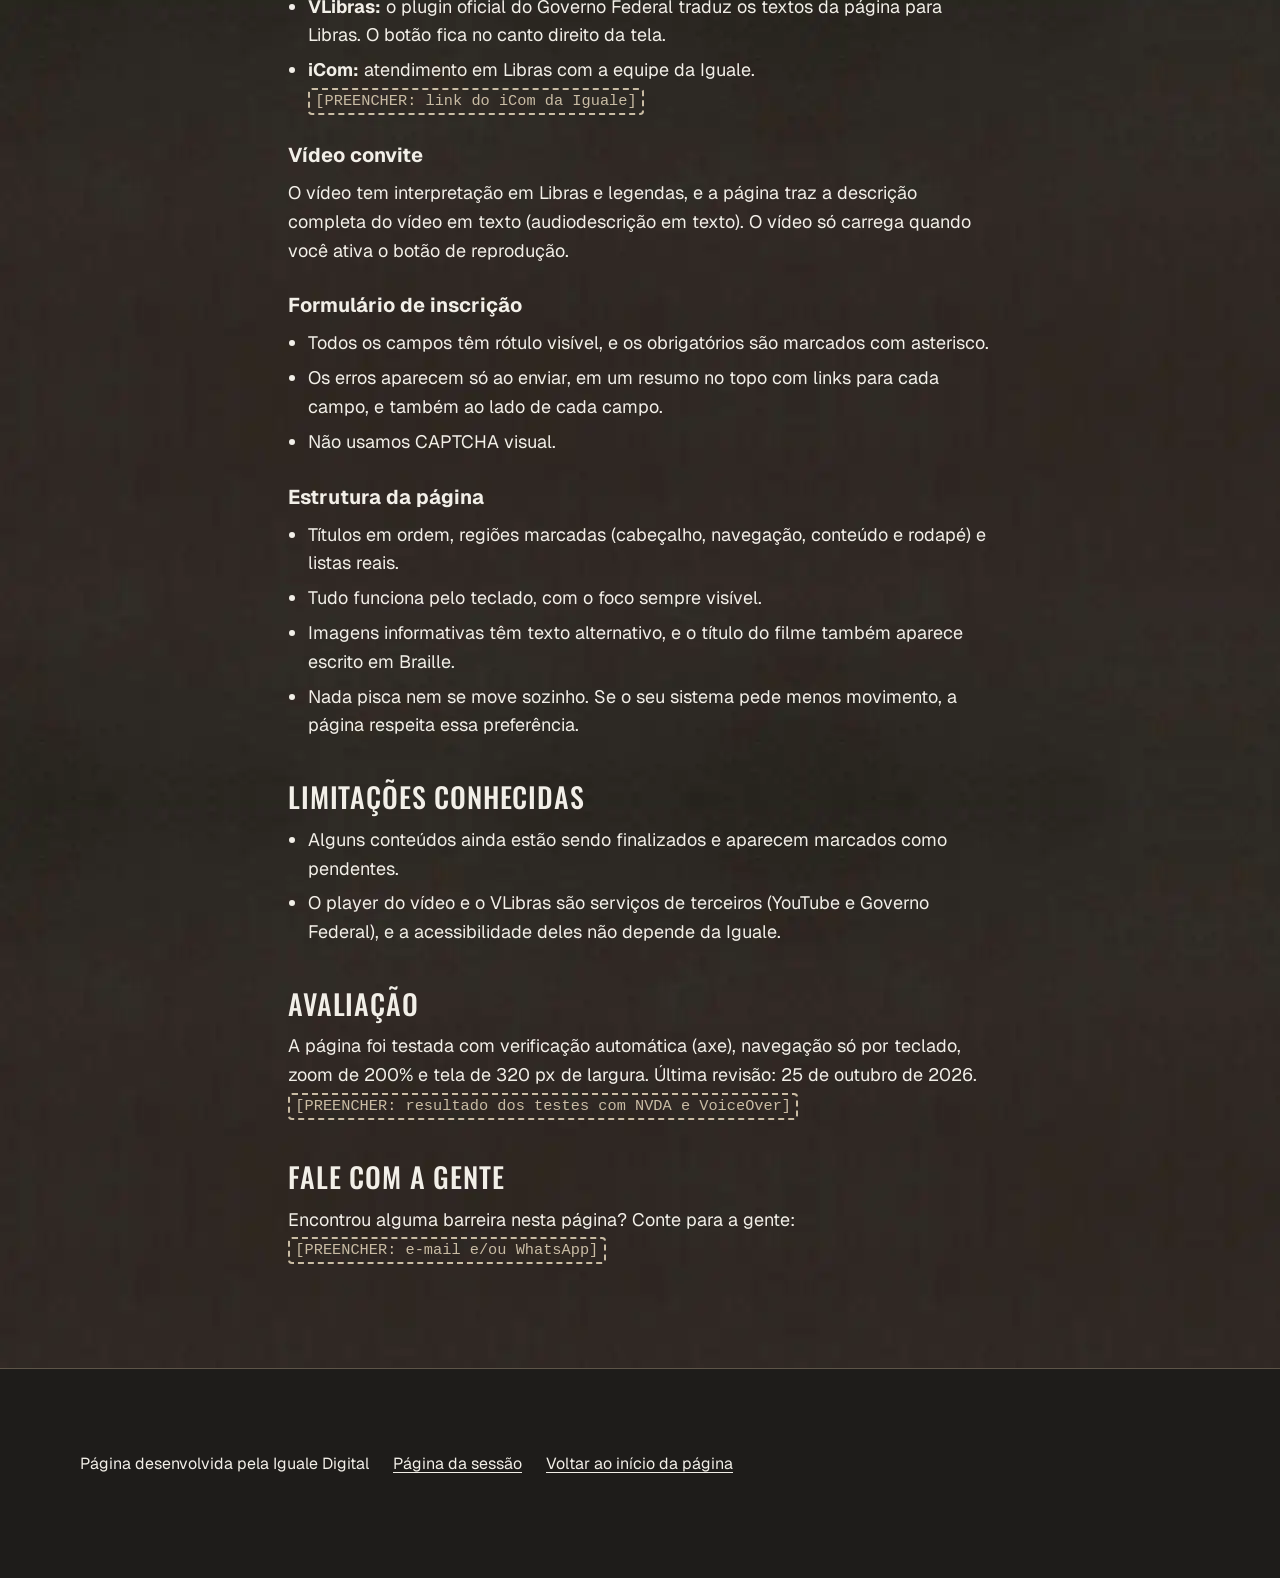
<file: acessibilidade/index.html>
<!doctype html>
<html lang="pt-BR">
<head>
  <meta charset="utf-8">
  <meta name="viewport" content="width=device-width, initial-scale=1">
  <title>Acessibilidade desta página · Sessão Acessível · Crime Sem Castigo · Iguale</title>
  <meta name="description" content="Declaração de acessibilidade da página da Sessão Acessível de Crime Sem Castigo: recursos disponíveis, padrão seguido, limitações conhecidas e como falar com a equipe.">
  <link rel="canonical" href="https://iguale.com.br/crimesemcastigo/acessibilidade/">
  <meta name="theme-color" content="#1E1C1A">
  <!-- [PREENCHER: favicon da Iguale] <link rel="icon" href="../assets/img/favicon.png"> -->

  <link rel="preconnect" href="https://fonts.googleapis.com">
  <link rel="preconnect" href="https://fonts.gstatic.com" crossorigin>
  <link rel="stylesheet" href="https://fonts.googleapis.com/css2?family=Geist:wght@400;500;700&amp;family=Oswald:wght@400;500;600&amp;display=swap">
  <link rel="stylesheet" href="../assets/css/estilos.css">
  <link rel="stylesheet" href="../id_a11y/id_a11y.css">
  <script src="../assets/js/config.js"></script>
  <script src="../assets/js/barra-acessibilidade.js"></script>
  <script src="../assets/js/principal.js" defer></script>
</head>
<body>
  <div id="topo" class="barra-a11y" role="region" aria-label="Barra de acessibilidade">
    <div class="barra-a11y__interno">
      <ul class="barra-a11y__atalhos">
        <li><a href="#conteudo" accesskey="1">Ir para o conteúdo <span class="tecla">[1]</span></a></li>
        <li><a href="#menu" accesskey="2">Ir para o menu <span class="tecla">[2]</span></a></li>
      </ul>
      <div class="barra-a11y__controles">
        <div data-a11y-controles="barra"></div>
      </div>
    </div>
  </div>

  <header class="cabecalho">
    <div class="cabecalho__interno">
      <a class="marca" href="../">
        <span class="marca__sessao">Sessão Acessível</span>
        <span class="marca__filme">Crime Sem Castigo</span>
      </a>
      <nav id="menu" class="menu" aria-label="Navegação principal" tabindex="-1">
        <button type="button" class="menu__botao" aria-expanded="false" aria-controls="menu-lista" hidden>
          <span class="menu__icone" aria-hidden="true"></span>Menu
        </button>
        <ul id="menu-lista" class="menu__lista">
          <li><a href="../#o-filme">O filme</a></li>
          <li><a href="../#a-sessao">A sessão</a></li>
          <li><a href="../inscricao/">Inscrição</a></li>
          <li><a href="../#programacao">Programação</a></li>
          <li><a href="../#local">Local</a></li>
          <li><a href="../#duvidas">Dúvidas</a></li>
        </ul>
      </nav>
    </div>
  </header>

  <main id="conteudo" class="pagina-interna declaracao" tabindex="-1">
    <p><a class="voltar" href="../"><span aria-hidden="true">←&nbsp;</span>Voltar para a página da sessão</a></p>
    <p class="sobretitulo">Iguale Digital</p>
    <h1>Acessibilidade desta página</h1>

    <p>A Iguale é um hub de acessibilidade. Esta página foi feita para que qualquer pessoa consiga conhecer a Sessão Acessível de Crime Sem Castigo e fazer a inscrição com autonomia, usando ou não tecnologias assistivas.</p>

    <h2>Padrão que seguimos</h2>
    <p>A página foi desenvolvida para atender às Diretrizes de Acessibilidade para Conteúdo Web (WCAG) 2.2, no nível AA, e ao Modelo de Acessibilidade em Governo Eletrônico (eMAG) no que se aplica.</p>

    <h2>Recursos disponíveis</h2>
    <h3>Barra de acessibilidade</h3>
    <ul>
      <li><strong>Atalhos:</strong> “Ir para o conteúdo [1]” e “Ir para o menu [2]”, no topo de todas as páginas. Use Alt + 1 e Alt + 2 (no Mac, Control + Option + 1 e 2; no Firefox, Alt + Shift + 1 e 2).</li>
      <li><strong>Tamanho do texto:</strong> botões para aumentar, diminuir e voltar ao tamanho original. A página também funciona com o zoom do navegador em até 200%, sem rolagem horizontal.</li>
      <li><strong>Contraste:</strong> alto contraste, preto e amarelo, monocromático, escala de cinza invertida, cores invertidas e cores originais.</li>
      <li>A sua escolha de texto e contraste fica guardada neste navegador para as próximas visitas.</li>
    </ul>

    <h3>Menu flutuante “Acessibilidade”</h3>
    <p>No canto inferior esquerdo da tela, o botão “Acessibilidade” abre um painel com:</p>
    <ul>
      <li><strong>Leitura:</strong> tamanho do texto; “Espaçar o texto”, que aumenta o espaço entre linhas, letras, palavras e parágrafos; “Fonte mais legível”, que troca as fontes da página pela Atkinson Hyperlegible, desenhada pelo Braille Institute para diferenciar letras parecidas; e “Guia de leitura”, uma faixa que acompanha o mouse e o foco do teclado e escurece o resto da tela (só em computadores com mouse).</li>
      <li><strong>Cores:</strong> os seis modos de contraste e “Destacar links e botões”, que sublinha e marca tudo o que é clicável.</li>
      <li><strong>Libras:</strong> tradução pelo VLibras e atendimento pelo iCom.</li>
      <li><strong>Ajuda:</strong> os atalhos de teclado e o botão “Restaurar tudo ao padrão”, que desfaz todas as escolhas de uma vez.</li>
    </ul>
    <p>As escolhas ficam guardadas neste navegador. O painel é um complemento: a página foi feita para funcionar com leitores de tela, teclado e zoom do navegador sem precisar dele.</p>

    <h3>Libras</h3>
    <ul>
      <li><strong>VLibras:</strong> o plugin oficial do Governo Federal traduz os textos da página para Libras. O botão fica no canto direito da tela.</li>
      <li><strong>iCom:</strong> atendimento em Libras com a equipe da Iguale. <a data-icom target="_blank" rel="noopener">Atendimento em Libras pelo iCom (abre em nova aba)</a> <span class="marcador" data-icom-pendente>[PREENCHER: link do iCom da Iguale]</span></li>
    </ul>

    <h3>Vídeo convite</h3>
    <p>O vídeo tem interpretação em Libras e legendas, e a página traz a descrição completa do vídeo em texto (audiodescrição em texto). O vídeo só carrega quando você ativa o botão de reprodução.</p>

    <h3>Formulário de inscrição</h3>
    <ul>
      <li>Todos os campos têm rótulo visível, e os obrigatórios são marcados com asterisco.</li>
      <li>Os erros aparecem só ao enviar, em um resumo no topo com links para cada campo, e também ao lado de cada campo.</li>
      <li>Não usamos CAPTCHA visual.</li>
    </ul>

    <h3>Estrutura da página</h3>
    <ul>
      <li>Títulos em ordem, regiões marcadas (cabeçalho, navegação, conteúdo e rodapé) e listas reais.</li>
      <li>Tudo funciona pelo teclado, com o foco sempre visível.</li>
      <li>Imagens informativas têm texto alternativo, e o título do filme também aparece escrito em Braille.</li>
      <li>Nada pisca nem se move sozinho. Se o seu sistema pede menos movimento, a página respeita essa preferência.</li>
    </ul>

    <h2>Limitações conhecidas</h2>
    <ul>
      <li>Alguns conteúdos ainda estão sendo finalizados e aparecem marcados como pendentes.</li>
      <li>O player do vídeo e o VLibras são serviços de terceiros (YouTube e Governo Federal), e a acessibilidade deles não depende da Iguale.</li>
    </ul>

    <h2>Avaliação</h2>
    <p>A página foi testada com verificação automática (axe), navegação só por teclado, zoom de 200% e tela de 320 px de largura. Última revisão: <time datetime="2026-10-25">25 de outubro de 2026</time>. <span class="marcador">[PREENCHER: resultado dos testes com NVDA e VoiceOver]</span></p>

    <h2>Fale com a gente</h2>
    <p>Encontrou alguma barreira nesta página? Conte para a gente: <span class="marcador">[PREENCHER: e-mail e/ou WhatsApp]</span></p>
  </main>

  <footer class="rodape">
    <div class="rodape__interno">
      <ul class="rodape__links">
        <li>Página desenvolvida pela Iguale Digital</li>
        <li><a href="../">Página da sessão</a></li>
        <li><a href="#topo">Voltar ao início da página</a></li>
      </ul>
    </div>
  </footer>

  <div class="flutuante" data-flutuante>
    <button type="button" class="flutuante__botao" aria-expanded="false" aria-controls="flutuante-painel">
      <span class="icone icone--acessibilidade" aria-hidden="true"></span>Acessibilidade
    </button>
    <div id="flutuante-painel" class="flutuante__painel" role="region" aria-labelledby="flutuante-titulo" hidden>
      <h2 id="flutuante-titulo" class="flutuante__titulo">Recursos de acessibilidade</h2>
      <div data-a11y-controles="painel"></div>
      <div class="flutuante__grupo" role="group" aria-labelledby="flutuante-libras">
        <h3 id="flutuante-libras" class="a11y-controles__titulo">Libras</h3>
        <button type="button" data-a11y-vlibras>Tradução para Libras (VLibras)</button>
        <a data-icom target="_blank" rel="noopener">Atendimento em Libras pelo iCom (abre em nova aba)</a>
        <span class="marcador" data-icom-pendente>[PREENCHER: link do iCom da Iguale]</span>
      </div>
      <div class="flutuante__grupo" role="group" aria-labelledby="flutuante-ajuda">
        <h3 id="flutuante-ajuda" class="a11y-controles__titulo">Ajuda</h3>
        <p class="a11y-controles__rotulo">Atalhos de teclado</p>
        <ul class="flutuante__atalhos">
          <li><kbd>Alt</kbd> + <kbd>1</kbd> ir para o conteúdo</li>
          <li><kbd>Alt</kbd> + <kbd>2</kbd> ir para o menu</li>
          <li><kbd>Esc</kbd> fechar menus e janelas</li>
        </ul>
        <p class="flutuante__nota">No Mac, use Option no lugar de Alt.</p>
        <button type="button" class="flutuante__restaurar" data-a11y-restaurar>Restaurar tudo ao padrão</button>
      </div>
    </div>
  </div>
  <p class="visualmente-oculto" aria-live="polite" data-a11y-anuncio></p>

  <div vw class="enabled">
    <div vw-access-button class="active"></div>
    <div vw-plugin-wrapper>
      <div class="vw-plugin-top-wrapper"></div>
    </div>
  </div>
  <script src="https://vlibras.gov.br/app/vlibras-plugin.js"></script>
  <script>
    if (window.VLibras) { new window.VLibras.Widget('https://vlibras.gov.br/app'); }
  </script>
</body>
</html>
</file>
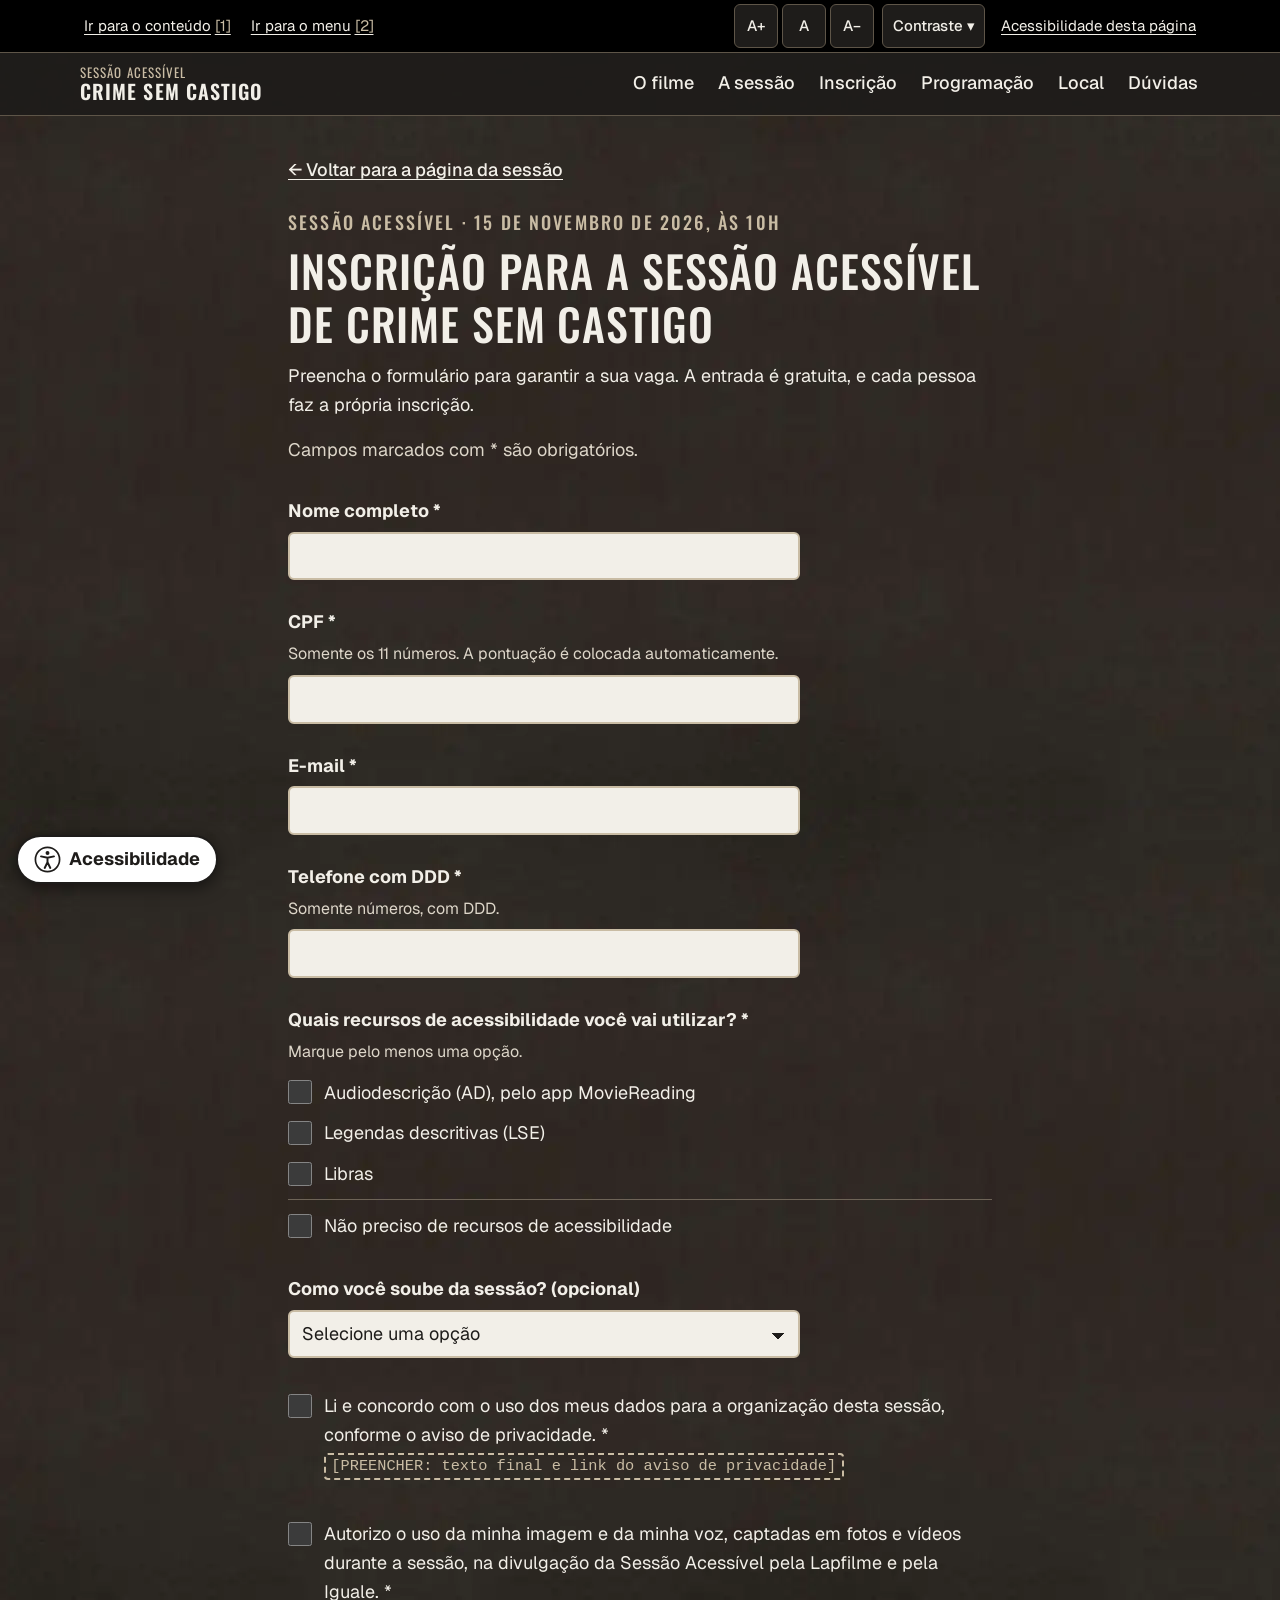
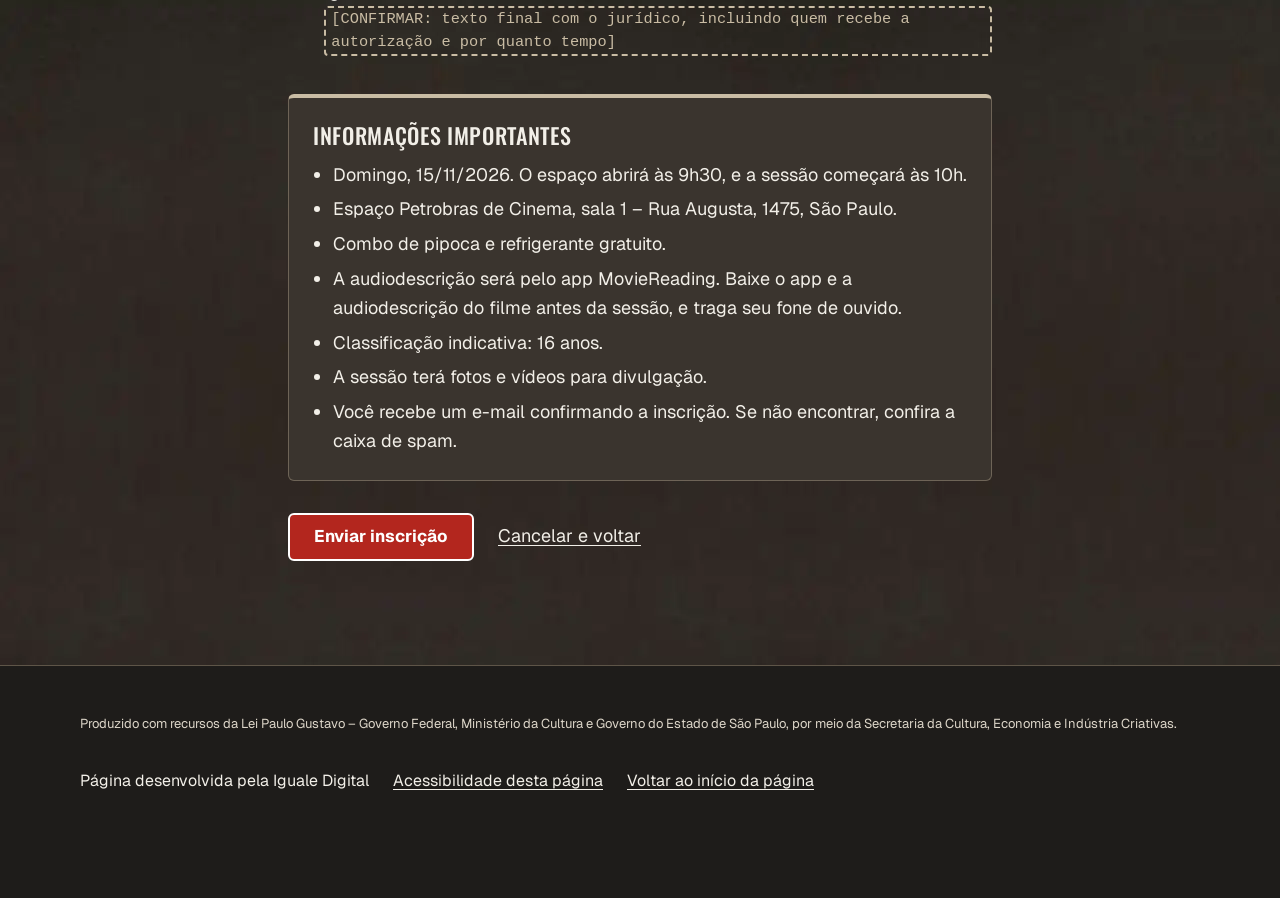
<file: inscricao/index.html>
<!doctype html>
<html lang="pt-BR">
<head>
  <meta charset="utf-8">
  <meta name="viewport" content="width=device-width, initial-scale=1">
  <title>Inscrição · Sessão Acessível · Crime Sem Castigo · Iguale</title>
  <meta name="description" content="Faça sua inscrição gratuita na Sessão Acessível de Crime Sem Castigo, em 15/11/2026, no Espaço Petrobras de Cinema, com audiodescrição, Libras e legendas descritivas.">
  <link rel="canonical" href="https://iguale.com.br/crimesemcastigo/inscricao/">
  <meta name="theme-color" content="#1E1C1A">
  <meta property="og:type" content="website">
  <meta property="og:locale" content="pt_BR">
  <meta property="og:url" content="https://iguale.com.br/crimesemcastigo/inscricao/">
  <meta property="og:title" content="Inscrição · Sessão Acessível · Crime Sem Castigo">
  <meta property="og:description" content="Inscrição gratuita para a Sessão Acessível de Crime Sem Castigo, em 15/11/2026, no Espaço Petrobras de Cinema.">
  <meta property="og:image" content="https://iguale.com.br/crimesemcastigo/assets/img/cartaz/og-crime-sem-castigo-1200x630.jpg">
  <meta property="og:image:alt" content="Título Crime Sem Castigo em letras brancas, com o S de &quot;sem&quot; em forma de raio vermelho, ao lado de imagem do cartaz do filme.">
  <meta name="twitter:card" content="summary_large_image">
  <!-- [PREENCHER: favicon da Iguale] <link rel="icon" href="../assets/img/favicon.png"> -->

  <link rel="preconnect" href="https://fonts.googleapis.com">
  <link rel="preconnect" href="https://fonts.gstatic.com" crossorigin>
  <link rel="stylesheet" href="https://fonts.googleapis.com/css2?family=Geist:wght@400;500;700&amp;family=Oswald:wght@400;500;600&amp;display=swap">
  <link rel="stylesheet" href="../assets/css/estilos.css">
  <link rel="stylesheet" href="../id_a11y/id_a11y.css">
  <script src="../assets/js/config.js"></script>
  <script src="../assets/js/barra-acessibilidade.js"></script>
  <script src="../assets/js/principal.js" defer></script>
  <script src="../assets/js/inscricao.js" defer></script>
</head>
<body>
  <div id="topo" class="barra-a11y" role="region" aria-label="Barra de acessibilidade">
    <div class="barra-a11y__interno">
      <ul class="barra-a11y__atalhos">
        <li><a href="#conteudo" accesskey="1">Ir para o conteúdo <span class="tecla">[1]</span></a></li>
        <li><a href="#menu" accesskey="2">Ir para o menu <span class="tecla">[2]</span></a></li>
      </ul>
      <div class="barra-a11y__controles">
        <div data-a11y-controles="barra"></div>
        <a class="barra-a11y__link" href="../acessibilidade/">Acessibilidade desta página</a>
      </div>
    </div>
  </div>

  <header class="cabecalho">
    <div class="cabecalho__interno">
      <a class="marca" href="../">
        <span class="marca__sessao">Sessão Acessível</span>
        <span class="marca__filme">Crime Sem Castigo</span>
      </a>
      <nav id="menu" class="menu" aria-label="Navegação principal" tabindex="-1">
        <button type="button" class="menu__botao" aria-expanded="false" aria-controls="menu-lista" hidden>
          <span class="menu__icone" aria-hidden="true"></span>Menu
        </button>
        <ul id="menu-lista" class="menu__lista">
          <li><a href="../#o-filme">O filme</a></li>
          <li><a href="../#a-sessao">A sessão</a></li>
          <li><a href="./" aria-current="page">Inscrição</a></li>
          <li><a href="../#programacao">Programação</a></li>
          <li><a href="../#local">Local</a></li>
          <li><a href="../#duvidas">Dúvidas</a></li>
        </ul>
      </nav>
    </div>
  </header>

  <main id="conteudo" class="pagina-interna" tabindex="-1">
    <p><a class="voltar" href="../"><span aria-hidden="true">←&nbsp;</span>Voltar para a página da sessão</a></p>
    <p class="sobretitulo">Sessão Acessível · <time datetime="2026-11-15T10:00-03:00">15 de novembro de 2026, às 10h</time></p>
    <h1>Inscrição para a Sessão Acessível de Crime Sem Castigo</h1>

    <div data-inscricao-encerrada hidden>
      <p class="aviso-encerradas">As inscrições estão encerradas.</p>
    </div>

    <div data-inscricao-aberta>
      <p>Preencha o formulário para garantir a sua vaga. A entrada é gratuita, e cada pessoa faz a própria inscrição.</p>
      <p class="obrigatorios">Campos marcados com <span aria-hidden="true">*</span><span class="visualmente-oculto">asterisco</span> são obrigatórios.</p>

      <div id="resumo-erros" class="resumo-erros" role="alert" tabindex="-1" hidden>
        <h2 id="resumo-titulo">Corrija os campos abaixo</h2>
        <ul></ul>
      </div>

      <div id="estado" class="estado" hidden></div>

      <form id="formulario" class="formulario" action="#" method="post" novalidate>
        <div class="campo">
          <label for="nome">Nome completo <span aria-hidden="true">*</span></label>
          <input type="text" id="nome" name="nome" autocomplete="name" required>
          <p class="erro-campo" id="erro-nome" hidden></p>
        </div>

        <div class="campo">
          <label for="cpf">CPF <span aria-hidden="true">*</span></label>
          <span class="campo__dica" id="dica-cpf">Somente os 11 números. A pontuação é colocada automaticamente.</span>
          <input type="text" id="cpf" name="cpf" inputmode="numeric" autocomplete="off" aria-describedby="dica-cpf" required>
          <p class="erro-campo" id="erro-cpf" hidden></p>
        </div>

        <div class="campo">
          <label for="email">E-mail <span aria-hidden="true">*</span></label>
          <input type="email" id="email" name="email" autocomplete="email" required>
          <p class="erro-campo" id="erro-email" hidden></p>
        </div>

        <div class="campo">
          <label for="telefone">Telefone com DDD <span aria-hidden="true">*</span></label>
          <span class="campo__dica" id="dica-telefone">Somente números, com DDD.</span>
          <input type="tel" id="telefone" name="telefone" autocomplete="tel" inputmode="tel" aria-describedby="dica-telefone" required>
          <p class="erro-campo" id="erro-telefone" hidden></p>
        </div>

        <fieldset class="grupo" id="grupo-recursos">
          <legend>Quais recursos de acessibilidade você vai utilizar? <span aria-hidden="true">*</span><span class="visualmente-oculto">(obrigatório)</span></legend>
          <span class="campo__dica" id="dica-recursos">Marque pelo menos uma opção.</span>
          <div class="opcao"><input type="checkbox" id="recurso-ad" name="recursos" value="ad" aria-describedby="dica-recursos"><label for="recurso-ad">Audiodescrição (AD), pelo app MovieReading</label></div>
          <div class="opcao"><input type="checkbox" id="recurso-lse" name="recursos" value="lse" aria-describedby="dica-recursos"><label for="recurso-lse">Legendas descritivas (LSE)</label></div>
          <div class="opcao"><input type="checkbox" id="recurso-libras" name="recursos" value="libras" aria-describedby="dica-recursos"><label for="recurso-libras">Libras</label></div>
          <div class="opcao opcao--destaque"><input type="checkbox" id="recurso-nenhum" name="recursos" value="nenhum" aria-describedby="dica-recursos"><label for="recurso-nenhum">Não preciso de recursos de acessibilidade</label></div>
          <p class="erro-campo" id="erro-recursos" hidden></p>
          <p class="visualmente-oculto" id="aviso-recursos" aria-live="polite"></p>
        </fieldset>


        <div class="campo">
          <label for="como_soube">Como você soube da sessão? (opcional)</label>
          <select id="como_soube" name="como_soube">
            <option value="">Selecione uma opção</option>
            <option value="instagram">Instagram</option>
            <option value="whatsapp">WhatsApp</option>
            <option value="email">E-mail</option>
            <option value="instituicao">Instituição ou associação</option>
            <option value="indicacao">Indicação</option>
            <option value="outro">Outro</option>
          </select>
        </div>

        <div class="grupo">
          <div class="opcao">
            <input type="checkbox" id="consentimento_lgpd" name="consentimento_lgpd" value="true" required>
            <label for="consentimento_lgpd">Li e concordo com o uso dos meus dados para a organização desta sessão, conforme o aviso de privacidade. <span aria-hidden="true">*</span> <span class="marcador">[PREENCHER: texto final e link do aviso de privacidade]</span></label>
          </div>
          <p class="erro-campo" id="erro-consentimento_lgpd" hidden></p>
        </div>

        <div class="grupo">
          <div class="opcao">
            <input type="checkbox" id="autorizacao_imagem_voz" name="autorizacao_imagem_voz" value="true" required>
            <label for="autorizacao_imagem_voz">Autorizo o uso da minha imagem e da minha voz, captadas em fotos e vídeos durante a sessão, na divulgação da Sessão Acessível pela Lapfilme e pela Iguale. <span aria-hidden="true">*</span> <span class="marcador">[CONFIRMAR: texto final com o jurídico, incluindo quem recebe a autorização e por quanto tempo]</span></label>
          </div>
          <p class="erro-campo" id="erro-autorizacao_imagem_voz" hidden></p>
        </div>

        <div class="armadilha" aria-hidden="true">
          <label for="site">Não preencha este campo</label>
          <input type="text" id="site" name="site" tabindex="-1" autocomplete="off">
        </div>

        <section class="quadro" aria-labelledby="titulo-informacoes">
          <h2 id="titulo-informacoes">Informações importantes</h2>
          <ul>
            <li>Domingo, 15/11/2026. O espaço abrirá às 9h30, e a sessão começará às 10h.</li>
            <li>Espaço Petrobras de Cinema, sala 1 – Rua Augusta, 1475, São Paulo.</li>
            <li>Combo de pipoca e refrigerante gratuito.</li>
            <li>A audiodescrição será pelo app MovieReading. Baixe o app e a audiodescrição do filme antes da sessão, e traga seu fone de ouvido.</li>
            <li>Classificação indicativa: 16 anos.</li>
            <li>A sessão terá fotos e vídeos para divulgação.</li>
            <li>Você recebe um e-mail confirmando a inscrição. Se não encontrar, confira a caixa de spam.</li>
          </ul>
        </section>

        <div class="acoes">
          <button type="submit" class="botao botao--primario" id="enviar">Enviar inscrição</button>
          <a class="link-cancelar" href="../">Cancelar e voltar</a>
        </div>
        <p class="status-envio" id="status-envio" aria-live="polite"></p>
      </form>

    </div>
  </main>

  <footer class="rodape">
    <div class="rodape__interno">
      <p class="rodape__lei">Produzido com recursos da Lei Paulo Gustavo – Governo Federal, Ministério da Cultura e Governo do Estado de São Paulo, por meio da Secretaria da Cultura, Economia e Indústria Criativas.</p>
      <ul class="rodape__links">
        <li>Página desenvolvida pela Iguale Digital</li>
        <li><a href="../acessibilidade/">Acessibilidade desta página</a></li>
        <li><a href="#topo">Voltar ao início da página</a></li>
      </ul>
    </div>
  </footer>

  <div class="flutuante" data-flutuante>
    <button type="button" class="flutuante__botao" aria-expanded="false" aria-controls="flutuante-painel">
      <span class="icone icone--acessibilidade" aria-hidden="true"></span>Acessibilidade
    </button>
    <div id="flutuante-painel" class="flutuante__painel" role="region" aria-labelledby="flutuante-titulo" hidden>
      <h2 id="flutuante-titulo" class="flutuante__titulo">Recursos de acessibilidade</h2>
      <div data-a11y-controles="painel"></div>
      <div class="flutuante__grupo" role="group" aria-labelledby="flutuante-libras">
        <h3 id="flutuante-libras" class="a11y-controles__titulo">Libras</h3>
        <button type="button" data-a11y-vlibras>Tradução para Libras (VLibras)</button>
        <a data-icom target="_blank" rel="noopener">Atendimento em Libras pelo iCom (abre em nova aba)</a>
        <span class="marcador" data-icom-pendente>[PREENCHER: link do iCom da Iguale]</span>
      </div>
      <div class="flutuante__grupo" role="group" aria-labelledby="flutuante-ajuda">
        <h3 id="flutuante-ajuda" class="a11y-controles__titulo">Ajuda</h3>
        <p class="a11y-controles__rotulo">Atalhos de teclado</p>
        <ul class="flutuante__atalhos">
          <li><kbd>Alt</kbd> + <kbd>1</kbd> ir para o conteúdo</li>
          <li><kbd>Alt</kbd> + <kbd>2</kbd> ir para o menu</li>
          <li><kbd>Esc</kbd> fechar menus e janelas</li>
        </ul>
        <p class="flutuante__nota">No Mac, use Option no lugar de Alt.</p>
        <button type="button" class="flutuante__restaurar" data-a11y-restaurar>Restaurar tudo ao padrão</button>
          <a href="../acessibilidade/">Declaração de acessibilidade desta página</a>
      </div>
    </div>
  </div>
  <p class="visualmente-oculto" aria-live="polite" data-a11y-anuncio></p>

  <div vw class="enabled">
    <div vw-access-button class="active"></div>
    <div vw-plugin-wrapper>
      <div class="vw-plugin-top-wrapper"></div>
    </div>
  </div>
  <script src="https://vlibras.gov.br/app/vlibras-plugin.js"></script>
  <script>
    if (window.VLibras) { new window.VLibras.Widget('https://vlibras.gov.br/app'); }
  </script>
</body>
</html>
</file>
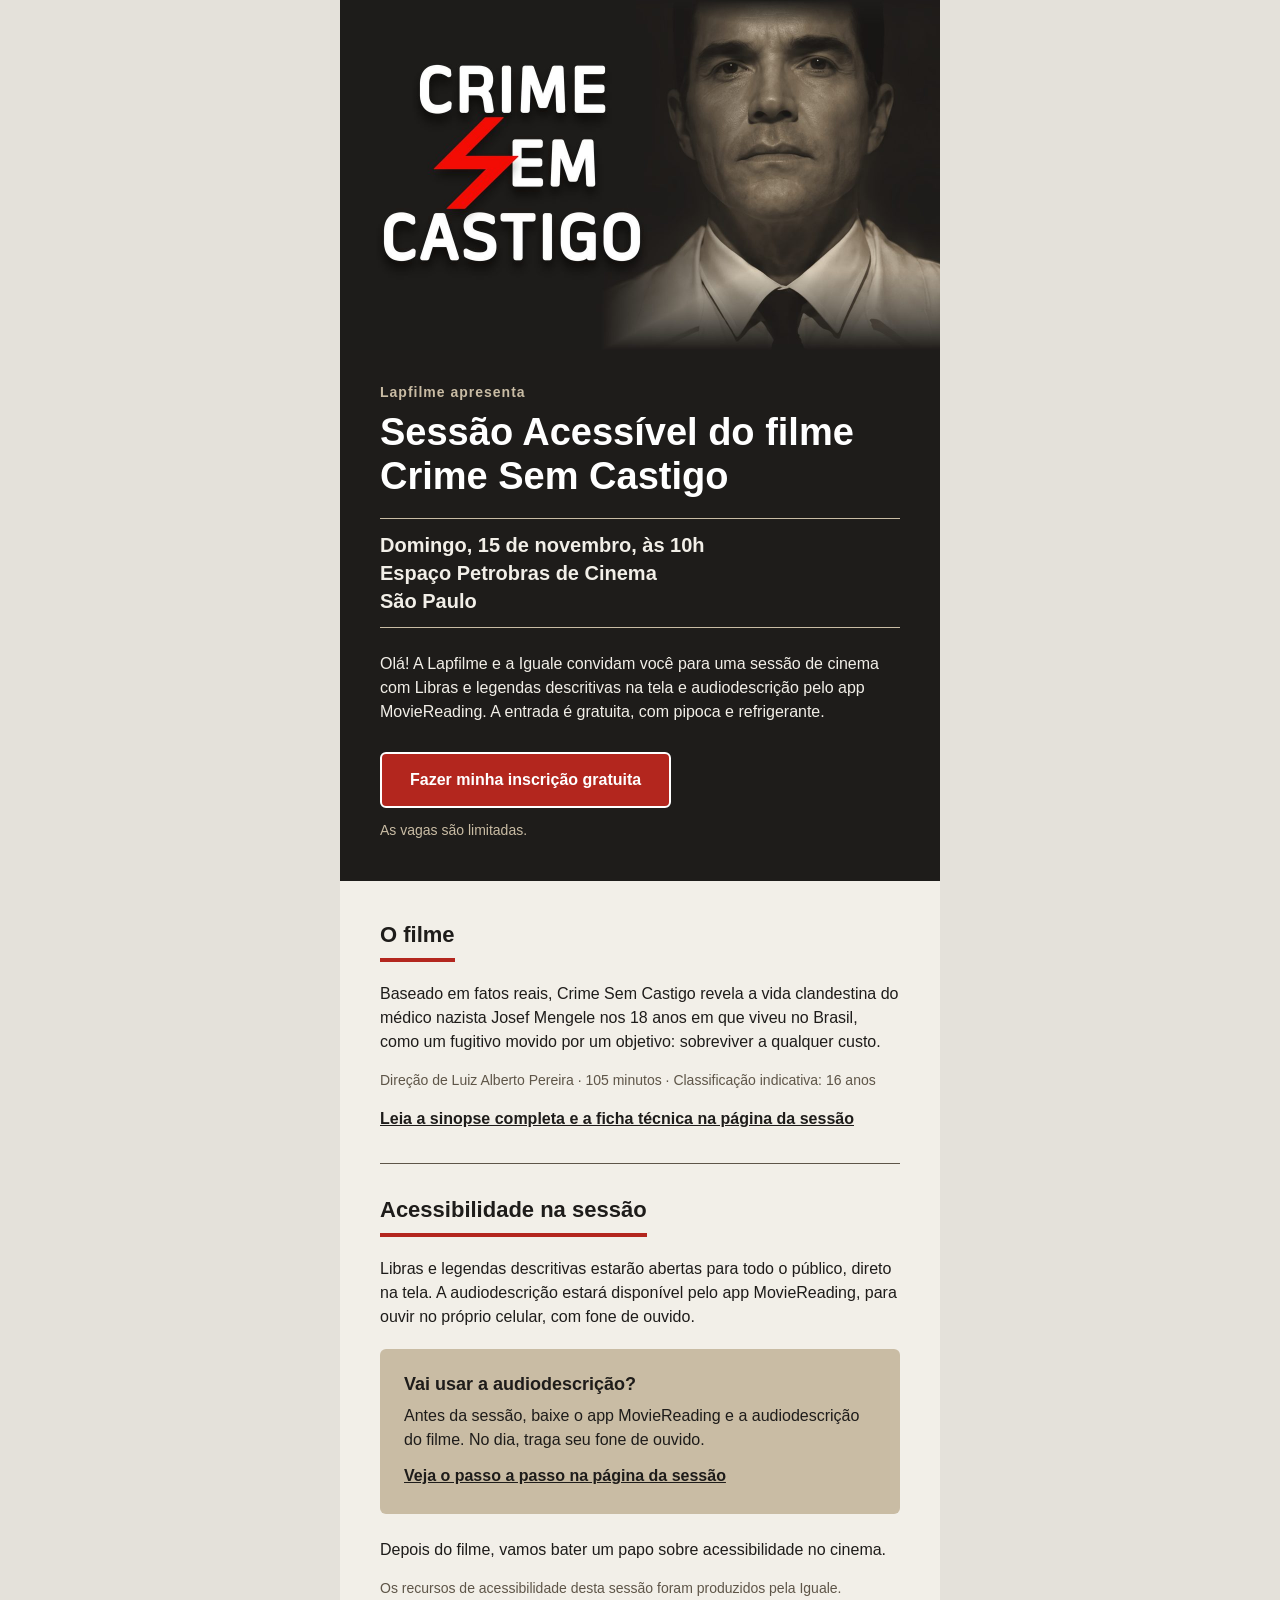
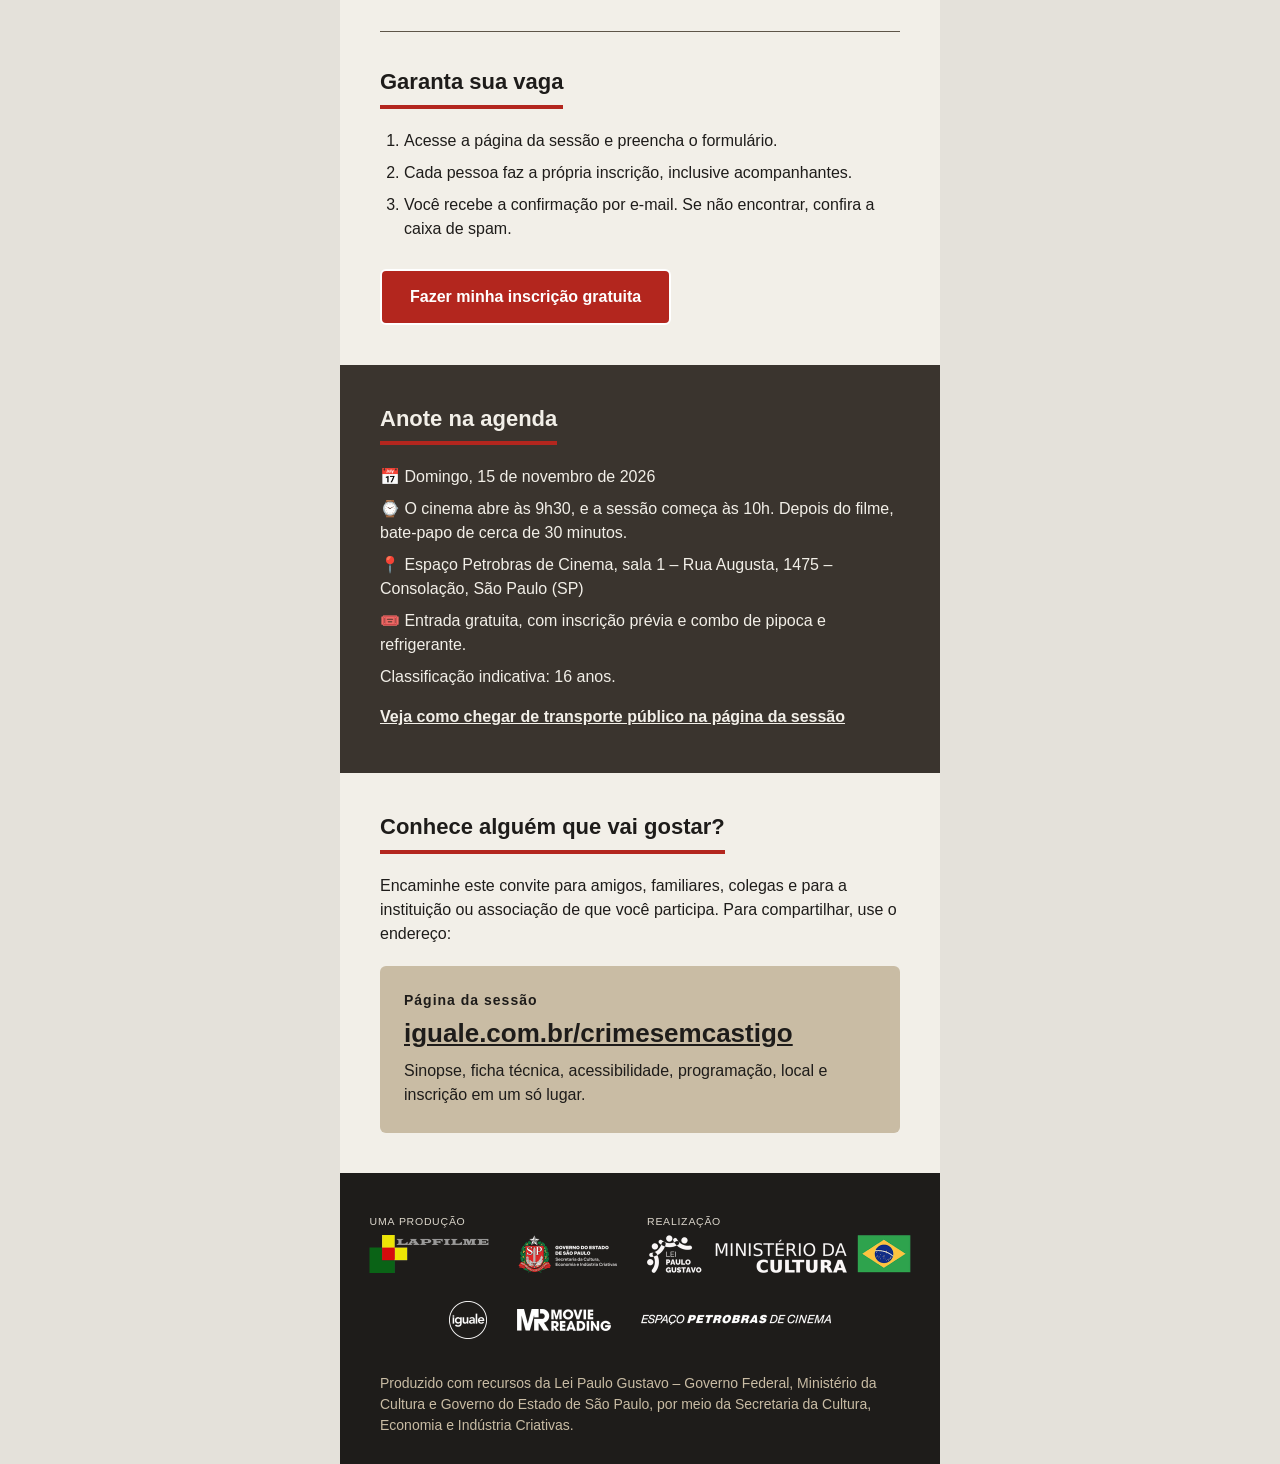
<file: email/convite.html>
<!DOCTYPE html>
<html lang="pt-BR">
<head>
<meta charset="utf-8">
<meta name="viewport" content="width=device-width, initial-scale=1">
<meta name="x-apple-disable-message-reformatting">
<meta name="format-detection" content="telephone=no, date=no, address=no, email=no">
<title>Convite – Sessão Acessível de Crime Sem Castigo</title>
<!-- Guia visual para montar o e-mail no editor do Mailchimp (plano gratuito). Não é o arquivo de envio: veja montagem-mailchimp.md.
     As imagens usam caminhos relativos (topo-1200.jpg e regua-logos-1200.png na mesma pasta). -->
<style>
  body { margin: 0; padding: 0; background-color: #E4E1DA; -webkit-text-size-adjust: 100%; }
  table { border-collapse: collapse; }
  img { border: 0; }
  @media (max-width: 620px) {
    .e-pad { padding-left: 20px !important; padding-right: 20px !important; }
    .e-btn, .e-btn a { display: block !important; width: 100% !important; box-sizing: border-box; }
    .e-h1 { font-size: 24px !important; }
    .e-serv { font-size: 18px !important; }
    .e-card { padding-left: 16px !important; padding-right: 16px !important; }
    .e-url { font-size: 18px !important; white-space: nowrap; overflow-wrap: normal !important; }
  }
</style>
</head>
<body style="margin:0;padding:0;background-color:#E4E1DA;">
<div style="display:none;font-size:1px;line-height:1px;max-height:0;max-width:0;opacity:0;overflow:hidden;">Crime Sem Castigo com audiodescrição, Libras e legendas descritivas. Entrada gratuita.</div>
<table role="presentation" width="100%" cellpadding="0" cellspacing="0" border="0" style="width:100%;background-color:#E4E1DA;">
<tr><td align="center" style="padding:0;">
<!-- ===== Início do e-mail ===== -->
  <table role="presentation" width="100%" cellpadding="0" cellspacing="0" border="0" style="width:100%;max-width:600px;margin:0 auto;border-collapse:collapse;font-family:Arial,Helvetica,sans-serif;">

    <!-- Bloco 1 · Imagem de topo -->
    <tr><td style="background-color:#1E1C1A;padding:0;">
      <a href="https://iguale.com.br/crimesemcastigo/?utm_source=mailchimp&amp;utm_medium=email&amp;utm_campaign=sessao-acessivel-csc" target="_blank" style="display:block;">
        <img src="topo-1200.jpg" width="600" height="350" alt="“Crime Sem Castigo”, em letras brancas, com o S de “sem” em forma de raio vermelho. Ao lado, em tons sépia, o rosto sério de um homem de cabelo escuro, com camisa branca e gravata escura." style="display:block;width:100%;max-width:600px;height:auto;border:0;">
      </a>
    </td></tr>

    <!-- Bloco 2 · Abertura -->
    <tr><td class="e-pad" style="background-color:#1E1C1A;padding:32px 40px 40px;color:#F2EFE8;">
      <p style="margin:0 0 8px;font-size:14px;line-height:1.5;font-weight:bold;letter-spacing:1px;color:#C9BCA4;">Lapfilme apresenta</p>
      <h1 class="e-h1" style="margin:0 0 20px;font-size:38px;line-height:1.15;font-weight:bold;color:#FFFFFF;">Sessão Acessível do filme<br>Crime Sem Castigo</h1>
      <p class="e-serv" style="margin:0 0 24px;padding:12px 0;border-top:1px solid #C9BCA4;border-bottom:1px solid #C9BCA4;font-size:20px;line-height:1.4;font-weight:bold;color:#F2EFE8;">Domingo, 15 de novembro, às 10h<br>Espaço Petrobras de Cinema<br>São Paulo</p>
      <p style="margin:0 0 28px;font-size:16px;line-height:1.5;color:#F2EFE8;">Olá! A Lapfilme e a Iguale convidam você para uma sessão de cinema com Libras e legendas descritivas na tela e audiodescrição pelo app MovieReading. A entrada é gratuita, com pipoca e refrigerante.</p>
      <table role="presentation" cellpadding="0" cellspacing="0" border="0" class="e-btn" style="border-collapse:separate;">
        <tr><td style="background-color:#B3261E;border:2px solid #FFFFFF;border-radius:6px;text-align:center;">
          <a href="https://iguale.com.br/crimesemcastigo/inscricao/?utm_source=mailchimp&amp;utm_medium=email&amp;utm_campaign=sessao-acessivel-csc" target="_blank" style="display:inline-block;padding:14px 28px;font-size:16px;line-height:1.5;font-weight:bold;color:#FFFFFF;text-decoration:none;">Fazer minha inscrição gratuita</a>
        </td></tr>
      </table>
      <p style="margin:12px 0 0;font-size:14px;line-height:1.5;color:#C9BCA4;">As vagas são limitadas.</p>
    </td></tr>

    <!-- Bloco 3 · O filme -->
    <tr><td class="e-pad e-claro" style="background-color:#F2EFE8;padding:40px 40px 32px;color:#1E1C1A;">
      <h2 style="display:inline-block;margin:0 0 20px;padding:0 0 8px;border-bottom:4px solid #B3261E;font-size:22px;line-height:1.3;font-weight:bold;color:#1E1C1A;">O filme</h2>
      <p style="margin:0 0 16px;font-size:16px;line-height:1.5;color:#1E1C1A;">Baseado em fatos reais, Crime Sem Castigo revela a vida clandestina do médico nazista Josef Mengele nos 18 anos em que viveu no Brasil, como um fugitivo movido por um objetivo: sobreviver a qualquer custo.</p>
      <p style="margin:0 0 16px;font-size:14px;line-height:1.5;color:#5E5548;">Direção de Luiz Alberto Pereira · 105 minutos · Classificação indicativa: 16 anos</p>
      <p style="margin:0;font-size:16px;line-height:1.5;"><a href="https://iguale.com.br/crimesemcastigo/?utm_source=mailchimp&amp;utm_medium=email&amp;utm_campaign=sessao-acessivel-csc#o-filme" target="_blank" style="color:#1E1C1A;text-decoration:underline;font-weight:bold;">Leia a sinopse completa e a ficha técnica na página da sessão</a></p>
    </td></tr>

    <!-- Divisor -->
    <tr><td class="e-pad" style="background-color:#F2EFE8;padding:0 40px;"><div style="border-top:1px solid #5E5548;font-size:0;line-height:0;">&nbsp;</div></td></tr>

    <!-- Bloco 4 · Acessibilidade -->
    <tr><td class="e-pad e-claro" style="background-color:#F2EFE8;padding:32px 40px;color:#1E1C1A;">
      <h2 style="display:inline-block;margin:0 0 20px;padding:0 0 8px;border-bottom:4px solid #B3261E;font-size:22px;line-height:1.3;font-weight:bold;color:#1E1C1A;">Acessibilidade na sessão</h2>
      <p style="margin:0 0 20px;font-size:16px;line-height:1.5;color:#1E1C1A;">Libras e legendas descritivas estarão abertas para todo o público, direto na tela. A audiodescrição estará disponível pelo app MovieReading, para ouvir no próprio celular, com fone de ouvido.</p>
      <table role="presentation" width="100%" cellpadding="0" cellspacing="0" border="0" style="width:100%;margin:0 0 24px;border-collapse:separate;">
        <tr><td class="e-card" style="background-color:#C9BCA4;border-radius:6px;padding:24px 24px 26px;color:#1E1C1A;">
          <h3 style="margin:0 0 8px;font-size:18px;line-height:1.3;font-weight:bold;color:#1E1C1A;">Vai usar a audiodescrição?</h3>
          <p style="margin:0 0 12px;font-size:16px;line-height:1.5;color:#1E1C1A;">Antes da sessão, baixe o app MovieReading e a audiodescrição do filme. No dia, traga seu fone de ouvido.</p>
          <p style="margin:0;font-size:16px;line-height:1.5;"><a href="https://iguale.com.br/crimesemcastigo/?utm_source=mailchimp&amp;utm_medium=email&amp;utm_campaign=sessao-acessivel-csc#audiodescricao-app" target="_blank" style="color:#1E1C1A;text-decoration:underline;font-weight:bold;">Veja o passo a passo na página da sessão</a></p>
        </td></tr>
      </table>
      <p style="margin:0 0 16px;font-size:16px;line-height:1.5;color:#1E1C1A;">Depois do filme, vamos bater um papo sobre acessibilidade no cinema.</p>
      <p style="margin:0;font-size:14px;line-height:1.5;color:#5E5548;">Os recursos de acessibilidade desta sessão foram produzidos pela Iguale.</p>
    </td></tr>

    <!-- Divisor -->
    <tr><td class="e-pad" style="background-color:#F2EFE8;padding:0 40px;"><div style="border-top:1px solid #5E5548;font-size:0;line-height:0;">&nbsp;</div></td></tr>

    <!-- Bloco 5 · Inscrição (como a seção de inscrição da LP) -->
    <tr><td class="e-pad e-claro" style="background-color:#F2EFE8;padding:36px 40px 40px;color:#1E1C1A;">
      <h2 style="display:inline-block;margin:0 0 20px;padding:0 0 8px;border-bottom:4px solid #B3261E;font-size:22px;line-height:1.3;font-weight:bold;color:#1E1C1A;">Garanta sua vaga</h2>
      <ol style="margin:0 0 28px;padding-left:24px;font-size:16px;line-height:1.5;color:#1E1C1A;">
        <li style="margin:0 0 8px;">Acesse a página da sessão e preencha o formulário.</li>
        <li style="margin:0 0 8px;">Cada pessoa faz a própria inscrição, inclusive acompanhantes.</li>
        <li style="margin:0;">Você recebe a confirmação por e-mail. Se não encontrar, confira a caixa de spam.</li>
      </ol>
      <table role="presentation" cellpadding="0" cellspacing="0" border="0" class="e-btn" style="border-collapse:separate;">
        <tr><td style="background-color:#B3261E;border:2px solid #FFFFFF;border-radius:6px;text-align:center;">
          <a href="https://iguale.com.br/crimesemcastigo/inscricao/?utm_source=mailchimp&amp;utm_medium=email&amp;utm_campaign=sessao-acessivel-csc" target="_blank" style="display:inline-block;padding:14px 28px;font-size:16px;line-height:1.5;font-weight:bold;color:#FFFFFF;text-decoration:none;">Fazer minha inscrição gratuita</a>
        </td></tr>
      </table>
    </td></tr>

    <!-- Bloco 6 · Serviço (sépia escuro) -->
    <tr><td class="e-pad" style="background-color:#3A342E;padding:40px 40px 44px;color:#F2EFE8;">
      <h2 style="display:inline-block;margin:0 0 20px;padding:0 0 8px;border-bottom:4px solid #B3261E;font-size:22px;line-height:1.3;font-weight:bold;color:#F2EFE8;">Anote na agenda</h2>
      <p style="margin:0 0 8px;font-size:16px;line-height:1.5;color:#F2EFE8;">📅 Domingo, 15 de novembro de 2026</p>
      <p style="margin:0 0 8px;font-size:16px;line-height:1.5;color:#F2EFE8;">⌚ O cinema abre às 9h30, e a sessão começa às 10h. Depois do filme, bate-papo de cerca de 30 minutos.</p>
      <p style="margin:0 0 8px;font-size:16px;line-height:1.5;color:#F2EFE8;">📍 Espaço Petrobras de Cinema, sala 1 – Rua Augusta, 1475 – Consolação, São Paulo (SP)</p>
      <p style="margin:0 0 8px;font-size:16px;line-height:1.5;color:#F2EFE8;">🎟️ Entrada gratuita, com inscrição prévia e combo de pipoca e refrigerante.</p>
      <p style="margin:0 0 16px;font-size:16px;line-height:1.5;color:#F2EFE8;">Classificação indicativa: 16 anos.</p>
      <p style="margin:0;font-size:16px;line-height:1.5;"><a href="https://iguale.com.br/crimesemcastigo/?utm_source=mailchimp&amp;utm_medium=email&amp;utm_campaign=sessao-acessivel-csc#local" target="_blank" style="color:#F2EFE8;text-decoration:underline;font-weight:bold;">Veja como chegar de transporte público na página da sessão</a></p>
    </td></tr>

    <!-- Bloco 7 · Compartilhar -->
    <tr><td class="e-pad e-claro" style="background-color:#F2EFE8;padding:40px 40px;color:#1E1C1A;">
      <h2 style="display:inline-block;margin:0 0 20px;padding:0 0 8px;border-bottom:4px solid #B3261E;font-size:22px;line-height:1.3;font-weight:bold;color:#1E1C1A;">Conhece alguém que vai gostar?</h2>
      <p style="margin:0;font-size:16px;line-height:1.5;color:#1E1C1A;">Encaminhe este convite para amigos, familiares, colegas e para a instituição ou associação de que você participa. Para compartilhar, use o endereço:</p>
      <table role="presentation" width="100%" cellpadding="0" cellspacing="0" border="0" style="width:100%;margin:20px 0 0;border-collapse:separate;">
        <tr><td class="e-card" style="background-color:#C9BCA4;border-radius:6px;padding:24px 24px 26px;color:#1E1C1A;">
          <p style="margin:0 0 6px;font-size:14px;line-height:1.5;font-weight:bold;letter-spacing:1px;color:#1E1C1A;">Página da sessão</p>
          <p class="e-url" style="margin:0 0 10px;font-size:26px;line-height:1.25;font-weight:bold;overflow-wrap:anywhere;"><a href="https://iguale.com.br/crimesemcastigo/?utm_source=mailchimp&amp;utm_medium=email&amp;utm_campaign=sessao-acessivel-csc" target="_blank" style="color:#1E1C1A;text-decoration:underline;">iguale.com.br/crimesemcastigo</a></p>
          <p style="margin:0;font-size:16px;line-height:1.5;color:#1E1C1A;">Sinopse, ficha técnica, acessibilidade, programação, local e inscrição em um só lugar.</p>
        </td></tr>
      </table>
    </td></tr>

    <!-- Bloco 8 · Régua de logos -->
    <tr><td style="background-color:#1E1C1A;padding:16px 0 0;">
      <img src="regua-logos-1200.png" width="600" height="176" alt="Uma produção Lapfilme. Governo do Estado de São Paulo – Secretaria da Cultura, Economia e Indústria Criativas. Realização: Lei Paulo Gustavo e Ministério da Cultura. Iguale. MovieReading. Espaço Petrobras de Cinema." style="display:block;width:100%;max-width:600px;height:auto;border:0;">
    </td></tr>
    <tr><td class="e-pad" style="background-color:#1E1C1A;padding:8px 40px 28px;color:#C9BCA4;">
      <p style="margin:0;font-size:14px;line-height:1.5;color:#C9BCA4;">Produzido com recursos da Lei Paulo Gustavo – Governo Federal, Ministério da Cultura e Governo do Estado de São Paulo, por meio da Secretaria da Cultura, Economia e Indústria Criativas.</p>
    </td></tr>

  </table>
  <!-- ===== Fim do e-mail ===== -->
</td></tr>
</table>
</body>
</html>
</file>
<file: assets/css/estilos.css>
/* ==========================================================================
   Sessão Acessível · Crime Sem Castigo
   Paleta tirada do cartaz (CLAUDE.md, seção 4). Os modos de contraste
   da barra de acessibilidade ficam em id_a11y/id_a11y.css e sobrescrevem tudo.
   ========================================================================== */

:root {
  --grafite: #1E1C1A;
  --sepia-escuro: #3A342E;
  --sepia: #5E5548;
  --areia: #C9BCA4;
  --papel: #F2EFE8;
  --vermelho: #B3261E;             /* fundo de botões e selos com texto branco (6,5:1) e detalhes sobre papel/branco (5,7:1 / 6,5:1). Nunca texto vermelho sobre fundo escuro */
  --vermelho-escuro: #8E1D17;      /* hover dos botões vermelhos (branco: 9:1) */
  --branco: #FFFFFF;
  --verde: #5BBF7A;                /* detalhe da entrada gratuita sobre grafite (7,4:1) */
  --classind-16: var(--vermelho);  /* cor da classificação indicativa 16 anos */

  --texto: var(--papel);
  --texto-suave: #DDD6C9;          /* 11,9:1 sobre --grafite · 8,1:1 sobre --sepia-escuro */
  --linha: #6E6457;                 /* bordas decorativas */
  --foco: var(--areia);
  --foco-halo: var(--grafite);

  --fonte-corpo: "Geist", system-ui, -apple-system, "Segoe UI", Roboto, Arial, sans-serif;
  --fonte-titulo: "Oswald", "Arial Narrow", "Roboto Condensed", Impact, sans-serif;
  --fonte-braille: "Noto Sans Symbols 2", "Segoe UI Symbol", "DejaVu Sans", "Apple Braille", sans-serif;

  --largura: 72rem;
  --largura-estreita: 46rem;
  --raio: 0.375rem;
  --espaco: clamp(3rem, 7vw, 5.5rem);

  color-scheme: dark;
}

/* ---------- Base ---------- */
*, *::before, *::after { box-sizing: border-box; }

html {
  scroll-padding-bottom: 5rem; /* o botão fixo "Acessibilidade" não cobre o elemento em foco */
  -webkit-text-size-adjust: 100%;
  text-size-adjust: 100%;
}

body {
  margin: 0;
  background-color: var(--grafite);
  background-image: url("../img/cartaz/textura-papel.webp");
  background-size: 50rem 50rem;
  color: var(--texto);
  font-family: var(--fonte-corpo);
  font-size: 1.125rem;
  line-height: 1.6;
  overflow-wrap: break-word;
}

img, svg, iframe { max-width: 100%; }
img { height: auto; display: block; }

h1, h2, h3, h4 { line-height: 1.2; margin: 0 0 0.75rem; }
p, ul, ol, dl { margin: 0 0 1rem; }

a { color: var(--papel); text-decoration-thickness: 0.08em; text-underline-offset: 0.18em; }
a:hover { text-decoration-thickness: 0.16em; }

button, input, select, textarea { font: inherit; }
button { cursor: pointer; }

[hidden] { display: none !important; }

/* Foco sempre visível: contorno de 3 px em areia com halo grafite (contraste em qualquer fundo) */
:focus-visible {
  outline: 3px solid var(--foco);
  outline-offset: 3px;
  box-shadow: 0 0 0 6px var(--foco-halo);
  border-radius: 2px;
}
main:focus-visible, section:focus-visible, nav:focus-visible, [tabindex="-1"]:focus-visible { outline-offset: -3px; box-shadow: none; }

.visualmente-oculto {
  position: absolute !important;
  width: 1px; height: 1px;
  padding: 0; margin: -1px;
  overflow: hidden; clip: rect(0 0 0 0);
  white-space: nowrap; border: 0;
}

.caixa-alta { text-transform: uppercase; }

/* Marcadores de conteúdo pendente: visíveis de propósito */
.marcador {
  display: inline-block;
  padding: 0 0.35em;
  border: 2px dashed var(--areia);
  border-radius: 0.25rem;
  color: var(--areia);
  font-family: ui-monospace, "SFMono-Regular", Menlo, Consolas, monospace;
  font-size: 0.85em;
  line-height: 1.5;
}
.marcador-caixa {
  display: flex;
  align-items: center;
  justify-content: center;
  padding: 1rem;
  border: 2px dashed var(--areia);
  border-radius: var(--raio);
  color: var(--areia);
  font-family: ui-monospace, "SFMono-Regular", Menlo, Consolas, monospace;
  font-size: 0.85rem;
  text-align: center;
}

/* ---------- Ícones (máscara SVG pintada com a cor do texto) ---------- */
.icone {
  display: inline-block;
  flex: none;
  width: 1.5em;
  height: 1.5em;
  background-color: currentColor;
  -webkit-mask: var(--icone) center / contain no-repeat;
  mask: var(--icone) center / contain no-repeat;
  vertical-align: middle;
}
.icone--ad { --icone: url("../img/icones/ad.png"); }
.icone.icone--ad, .icone.icone--lse { width: 2.25em; }
.icone--lse { --icone: url("../img/icones/lse.png"); }
.icone--libras { --icone: url("../img/icones/libras.png"); }
.icone--cadeira { --icone: url("../img/icones/cadeira-de-rodas.svg"); }
.icone--acessibilidade { --icone: url("../img/icones/acessibilidade.svg"); }

/* ---------- Barra de acessibilidade ---------- */
.barra-a11y {
  background: #000;
  color: var(--papel);
  font-size: 0.9375rem;
  border-bottom: 1px solid var(--sepia);
}
.barra-a11y__interno {
  max-width: var(--largura);
  margin: 0 auto;
  padding: 0.25rem 1rem;
  display: flex;
  flex-wrap: wrap;
  align-items: center;
  justify-content: space-between;
  gap: 0.25rem 1rem;
}
.barra-a11y__atalhos, .barra-a11y__controles {
  display: flex;
  flex-wrap: wrap;
  align-items: center;
  gap: 0.25rem 0.75rem;
  margin: 0;
  padding: 0;
  list-style: none;
}
.barra-a11y a {
  display: inline-flex;
  align-items: center;
  min-height: 2.75rem;
  padding: 0 0.25rem;
  color: var(--papel);
}
.tecla { margin-left: 0.25em; color: var(--areia); }

.a11y-controles { display: flex; flex-wrap: wrap; align-items: center; gap: 0.5rem; }
.a11y-controles__grupo { display: flex; flex-wrap: wrap; align-items: center; gap: 0.25rem; }
.a11y-controles button {
  min-width: 2.75rem;
  min-height: 2.75rem;
  padding: 0.25rem 0.6rem;
  border: 1px solid var(--sepia);
  border-radius: var(--raio);
  background: var(--grafite);
  color: var(--papel);
  font-weight: 500;
  line-height: 1.2;
}
.a11y-controles button:hover { border-color: var(--areia); }
.a11y-controles button[aria-pressed="true"] {
  background: var(--areia);
  color: var(--grafite);
  border-color: var(--areia);
}
.a11y-controles button[aria-pressed="true"]::after { content: " ✓"; }
.a11y-controles__suspenso { position: relative; }
.a11y-controles__abre::after { content: " ▾"; }
.a11y-controles__abre[aria-expanded="true"]::after { content: " ▴"; }
.a11y-controles__lista {
  margin: 0;
  padding: 0.5rem;
  list-style: none;
}
.a11y-controles--barra .a11y-controles__lista {
  position: absolute;
  z-index: 60;
  right: 0;
  top: calc(100% + 0.25rem);
  width: max-content;
  max-width: calc(100vw - 2rem);
  background: #000;
  border: 1px solid var(--areia);
  border-radius: var(--raio);
}
.a11y-controles__lista li + li { margin-top: 0.25rem; }
.a11y-controles__lista button { width: 100%; text-align: left; }
.a11y-controles__rotulo { width: 100%; margin: 0 0 0.25rem; font-weight: 700; }
.a11y-controles__titulo {
  width: 100%;
  margin: 0 0 0.5rem;
  padding-top: 0.75rem;
  border-top: 1px solid var(--sepia);
  font-family: var(--fonte-titulo);
  font-size: 1rem;
  font-weight: 500;
  letter-spacing: 0.08em;
  text-transform: uppercase;
  color: var(--areia);
}
.a11y-controles__linha { display: flex; flex-wrap: wrap; gap: 0.25rem; margin-bottom: 0.5rem; }
.a11y-controles__lista--extra { padding-top: 0; }

/* ---------- Cabeçalho e menu ---------- */
.cabecalho { border-bottom: 1px solid var(--sepia); background: rgba(30, 28, 26, 0.92); }
.cabecalho__interno {
  max-width: var(--largura);
  margin: 0 auto;
  padding: 0.5rem 1rem;
  display: flex;
  flex-wrap: wrap;
  align-items: center;
  justify-content: space-between;
  gap: 0.5rem 1.5rem;
}
.marca {
  display: inline-flex;
  flex-direction: column;
  padding: 0.25rem 0;
  text-decoration: none;
  font-family: var(--fonte-titulo);
  text-transform: uppercase;
  letter-spacing: 0.06em;
  line-height: 1.15;
}
.marca__sessao { font-size: 0.8125rem; color: var(--areia); }
.marca__filme { font-size: 1.25rem; font-weight: 600; color: var(--papel); }

.menu__botao {
  display: inline-flex;
  align-items: center;
  gap: 0.5rem;
  min-height: 2.75rem;
  padding: 0.25rem 1rem;
  border: 2px solid var(--areia);
  border-radius: var(--raio);
  background: transparent;
  color: var(--papel);
  font-weight: 500;
}
.menu__icone, .menu__icone::before, .menu__icone::after {
  display: block;
  width: 1.125rem;
  height: 2px;
  background: currentColor;
}
.menu__icone { position: relative; }
.menu__icone::before, .menu__icone::after { content: ""; position: absolute; left: 0; }
.menu__icone::before { top: -6px; }
.menu__icone::after { top: 6px; }
.menu__botao[aria-expanded="true"] .menu__icone { background: transparent; }
.menu__botao[aria-expanded="true"] .menu__icone::before { top: 0; transform: rotate(45deg); }
.menu__botao[aria-expanded="true"] .menu__icone::after { top: 0; transform: rotate(-45deg); }

.menu__lista {
  display: flex;
  flex-wrap: wrap;
  gap: 0.25rem 1.25rem;
  margin: 0;
  padding: 0;
  list-style: none;
}
.menu__lista a {
  display: inline-flex;
  align-items: center;
  min-height: 2.75rem;
  padding: 0 0.125rem;
  font-weight: 500;
  text-decoration: none;
  border-bottom: 2px solid transparent;
}
.menu__lista a:hover { border-bottom-color: var(--areia); }

@media (max-width: 55.99em) {
  .cabecalho { position: relative; }
  .js .menu__lista { display: none; }
  .js .menu__lista.menu__lista--aberta {
    position: absolute;
    z-index: 40;
    left: 0;
    right: 0;
    top: 100%;
    display: flex;
    flex-direction: column;
    gap: 0;
    padding: 0.25rem 1rem 0.75rem;
    background: var(--grafite);
    border-bottom: 2px solid var(--areia);
  }
  .js .menu__lista--aberta a { width: 100%; border-top: 1px solid var(--sepia-escuro); }
}

/* ---------- Botões ---------- */
.botoes { display: flex; flex-wrap: wrap; align-items: center; gap: 0.75rem 1rem; margin-top: 1.75rem; }
.botao {
  display: inline-flex;
  align-items: center;
  justify-content: center;
  gap: 0.5rem;
  min-height: 3rem;
  padding: 0.625rem 1.5rem;
  border: 2px solid var(--areia);
  border-radius: var(--raio);
  font-weight: 700;
  font-size: 1.0625rem;
  line-height: 1.25;
  text-align: center;
  text-decoration: none;
}
.botao--primario { background: var(--vermelho); color: var(--branco); border-color: var(--branco); }
.botao--primario:hover { background: var(--vermelho-escuro); }
.botao--secundario { background: transparent; color: var(--papel); }
.botao--secundario:hover { background: var(--sepia-escuro); }
.botao__play {
  flex: none;
  width: 0;
  height: 0;
  border-left: 0.7rem solid currentColor;
  border-top: 0.45rem solid transparent;
  border-bottom: 0.45rem solid transparent;
}
.botao[aria-disabled="true"], .botao:disabled { cursor: not-allowed; opacity: 0.75; }

.aviso-encerradas {
  display: inline-block;
  margin: 0;
  padding: 0.625rem 1rem;
  border: 2px solid var(--areia);
  border-radius: var(--raio);
  font-weight: 700;
}

/* ---------- Títulos ---------- */
.sobretitulo {
  margin: 0 0 0.5rem;
  font-family: var(--fonte-titulo);
  font-size: 1.125rem;
  font-weight: 500;
  letter-spacing: 0.12em;
  text-transform: uppercase;
  color: var(--areia);
}
.secao__titulo {
  font-family: var(--fonte-titulo);
  font-size: clamp(1.875rem, 4.5vw, 2.75rem);
  font-weight: 500;
  letter-spacing: 0.04em;
  text-transform: uppercase;
  margin-bottom: 1.25rem;
  text-wrap: balance;
  width: fit-content;
  max-width: 100%;
}
.secao__titulo::after {
  content: "";
  display: block;
  width: 100%;
  height: 4px;
  margin-top: 0.5rem;
  background: var(--vermelho);
}
.subtitulo {
  margin-top: 2.5rem;
  font-family: var(--fonte-titulo);
  font-size: 1.5rem;
  font-weight: 500;
  letter-spacing: 0.04em;
  text-transform: uppercase;
  color: var(--papel);
}

/* ---------- Abertura ---------- */
.abertura {
  position: relative;
  display: grid;
  grid-template-columns: minmax(0, 1fr);
  max-width: 90rem;
  margin: 0 auto;
  overflow: hidden;
}
.abertura__texto {
  position: relative;
  z-index: 1;
  padding: 2.5rem 1rem 2rem;
}
.abertura__titulo { margin: 0 0 0.75rem; }
.abertura__sessao {
  display: block;
  font-family: var(--fonte-titulo);
  font-size: clamp(1.75rem, 5vw, 2.75rem);
  font-weight: 500;
  letter-spacing: 0.08em;
  text-transform: uppercase;
  color: var(--papel);
  margin-bottom: 0.5rem;
}
.abertura__filme { width: min(100%, 30rem); }
.braille {
  margin: 0 0 1.5rem;
  font-family: var(--fonte-braille);
  font-size: 2rem;
  letter-spacing: 0.08em;
  color: var(--branco);
  line-height: 1.3;
}
.abertura__servico {
  font-family: var(--fonte-titulo);
  font-size: 1.25rem;
  letter-spacing: 0.03em;
  color: var(--papel);
}
.abertura__chamada { max-width: 38rem; color: var(--texto-suave); }

.selos { display: flex; flex-wrap: wrap; gap: 0.5rem; padding: 0; list-style: none; margin: 1.5rem 0 0; }
.selo {
  display: inline-flex;
  align-items: center;
  gap: 0.5rem;
  min-height: 2.5rem;
  padding: 0.25rem 0.75rem;
  border: 1px solid var(--areia);
  border-radius: 999px;
  background: rgba(30, 28, 26, 0.85);
  font-size: 1rem;
  font-weight: 500;
}
.selo .icone { width: 1.6em; height: 1.6em; color: var(--areia); }
.selo__idade {
  display: inline-grid;
  place-items: center;
  width: 1.75rem;
  height: 1.75rem;
  border-radius: 0.25rem;
  background: var(--classind-16);
  color: var(--branco);
  font-weight: 700;
  font-size: 0.875rem;
}
.selo--gratuito { border-color: var(--verde); }
.selo__check {
  flex: none;
  display: inline-grid;
  place-items: center;
  width: 1.375rem;
  height: 1.375rem;
  border-radius: 50%;
  background: var(--verde);
  color: var(--grafite);
  font-size: 0.875rem;
  font-weight: 700;
  line-height: 1;
}
.selo__check::before { content: "✓"; }

.abertura__visual { position: relative; margin: 0; }
.abertura__visual img {
  width: 100%;
  max-height: 34rem;
  object-fit: cover;
  object-position: center 20%;
  -webkit-mask-image: linear-gradient(to bottom, #000 70%, transparent);
  mask-image: linear-gradient(to bottom, #000 70%, transparent);
}

@media (min-width: 56em) {
  .abertura {
    grid-template-columns: minmax(0, 1.05fr) minmax(0, 0.95fr);
    align-items: center;
    min-height: min(52rem, 92vh);
  }
  .abertura__texto { padding: 3.5rem 1.5rem 3.5rem max(1.5rem, calc((100vw - var(--largura)) / 2 + 1rem)); }
  .abertura__visual { align-self: stretch; }
  .abertura__visual picture { display: block; height: 100%; }
  .abertura__visual img {
    height: 100%;
    max-height: none;
    -webkit-mask-image: linear-gradient(to right, transparent 0, #000 22%, #000 85%, transparent 100%), linear-gradient(to bottom, #000 80%, transparent);
    -webkit-mask-composite: source-in;
    mask-image: linear-gradient(to right, transparent 0, #000 22%, #000 85%, transparent 100%), linear-gradient(to bottom, #000 80%, transparent);
    mask-composite: intersect;
  }
}

/* ---------- Seções ---------- */
.secao { padding: var(--espaco) 0; scroll-margin-top: 0; }
[id] { scroll-margin-top: 1rem; }
.secao[id] { scroll-margin-top: 0; }
.secao--sepia { background: rgba(58, 52, 46, 0.72); }
.secao--destaque {
  --foco: var(--grafite);
  --foco-halo: var(--papel);
  background: var(--papel);
  color: var(--grafite);
}
.secao--destaque .secao__titulo { color: var(--grafite); }
.secao--destaque a:not(.botao) { color: var(--grafite); }
.secao--destaque .aviso-encerradas { border-color: var(--grafite); }
.secao__interno { max-width: var(--largura); margin: 0 auto; padding: 0 1rem; }
.secao__interno--estreito > * { max-width: var(--largura-estreita); }
.secao__abertura { font-size: 1.25rem; max-width: 60rem; }

/* Vídeo */
.video { margin: 1.5rem 0; }
.video__capa {
  position: relative;
  display: block;
  width: 100%;
  padding: 0;
  border: 2px solid var(--areia);
  border-radius: var(--raio);
  background: var(--grafite);
  color: var(--papel);
  overflow: hidden;
  aspect-ratio: 16 / 9;
}
.video__imagem { width: 100%; height: 100%; object-fit: cover; opacity: 0.55; }
.video__rotulo {
  position: absolute;
  left: 50%;
  top: 50%;
  transform: translate(-50%, -50%);
  display: inline-flex;
  align-items: center;
  gap: 0.75rem;
  width: max-content;
  max-width: calc(100% - 2rem);
  padding: 0.75rem 1.25rem;
  border-radius: var(--raio);
  background: var(--vermelho);
  color: var(--branco);
  font-weight: 700;
  line-height: 1.3;
  text-align: left;
}
.video__play {
  flex: none;
  width: 0;
  height: 0;
  border-left: 0.9rem solid currentColor;
  border-top: 0.55rem solid transparent;
  border-bottom: 0.55rem solid transparent;
}
.video__capa:hover .video__rotulo { background: var(--vermelho-escuro); }
.video__capa[aria-disabled="true"] { cursor: not-allowed; }
.video__iframe { display: block; width: 100%; aspect-ratio: 16 / 9; border: 0; border-radius: var(--raio); }
.video .marcador { margin-top: 0.5rem; }

@media (max-width: 30em) {
  .video__capa { aspect-ratio: auto; display: grid; }
  .video__imagem { grid-area: 1 / 1; height: auto; }
  .video__rotulo { position: static; transform: none; width: 100%; max-width: none; border-radius: 0; }
}

/* Janela do vídeo convite */
.janela {
  width: min(56rem, calc(100% - 2rem));
  max-width: none;
  max-height: calc(100% - 2rem);
  padding: 1.25rem 1.5rem 1.5rem;
  border: 2px solid var(--areia);
  border-radius: var(--raio);
  background: var(--grafite);
  color: var(--papel);
  overflow-y: auto;
}
.janela::backdrop { background: rgba(0, 0, 0, 0.82); }
.janela__topo { display: flex; align-items: flex-start; justify-content: space-between; gap: 1rem; }
.janela__titulo {
  margin: 0.25rem 0 0.5rem;
  font-family: var(--fonte-titulo);
  font-size: clamp(1.5rem, 4vw, 2rem);
  font-weight: 500;
  letter-spacing: 0.04em;
  text-transform: uppercase;
}
.janela__fechar {
  flex: none;
  min-height: 2.75rem;
  padding: 0.25rem 1rem;
  border: 2px solid var(--papel);
  border-radius: var(--raio);
  background: transparent;
  color: var(--papel);
  font-weight: 700;
}
.janela__fechar:hover { background: var(--sepia-escuro); }
.janela .video { margin: 1rem 0 1.25rem; }

/* details / summary */
.detalhe {
  border: 1px solid var(--linha);
  border-radius: var(--raio);
  background: rgba(30, 28, 26, 0.6);
}
.detalhe + .detalhe { margin-top: 0.75rem; }
.detalhe > summary {
  display: flex;
  align-items: center;
  gap: 0.75rem;
  min-height: 3rem;
  padding: 0.75rem 1rem;
  font-weight: 700;
  cursor: pointer;
  list-style: none;
}
.detalhe > summary::-webkit-details-marker { display: none; }
.detalhe > summary::before {
  content: "+";
  flex: none;
  display: inline-grid;
  place-items: center;
  width: 1.5rem;
  height: 1.5rem;
  border: 2px solid var(--areia);
  border-radius: 50%;
  color: var(--areia);
  font-weight: 700;
  line-height: 1;
}
.detalhe[open] > summary::before { content: "−"; }
.detalhe > summary:hover { background: var(--sepia-escuro); }
.detalhe__conteudo { padding: 0 1rem 0.5rem 3.25rem; }

/* O filme */
.filme { display: grid; gap: 2rem; }
.filme__sinopse { font-size: 1.25rem; max-width: 44rem; }
.ficha { display: grid; gap: 0; margin: 0; }
.ficha > div {
  display: grid;
  grid-template-columns: minmax(0, 1fr);
  gap: 0 1.5rem;
  padding: 0.5rem 0;
  border-top: 1px solid var(--linha);
  align-content: start;
}
.ficha dt { font-weight: 700; color: var(--areia); }
.ficha dd { margin: 0; }
.filme__cartaz { margin: 0; }
.filme__cartaz img { width: 100%; max-width: 24rem; border-radius: var(--raio); box-shadow: 0 0.75rem 2rem rgba(0, 0, 0, 0.5); }
.filme__cartaz figcaption { margin-top: 0.5rem; font-size: 0.9375rem; color: var(--texto-suave); }

@media (min-width: 40em) {
  /* Ficha compacta: dois itens por linha, rótulo acima do valor; elenco na linha inteira */
  .ficha { grid-template-columns: repeat(2, minmax(0, 1fr)); column-gap: 1.5rem; }
  .ficha .ficha__elenco { grid-column: 1 / -1; }
}
@media (min-width: 56em) {
  .filme { grid-template-columns: minmax(0, 1fr) 28rem; align-items: start; gap: 3rem; }
  .filme__cartaz img { max-width: none; }
  .filme__texto .subtitulo:first-of-type { margin-top: 1.5rem; }
}

.personagens {
  display: grid;
  grid-template-columns: repeat(auto-fit, minmax(min(100%, 15rem), 1fr));
  gap: 1.5rem;
  padding: 0;
  list-style: none;
}
.personagem {
  padding: 1rem;
  border: 1px solid var(--linha);
  border-radius: var(--raio);
  background: var(--grafite);
}
.personagem__imagem { aspect-ratio: 4 / 5; margin-bottom: 1rem; }
.personagem__nome { font-family: var(--fonte-titulo); font-size: 1.375rem; font-weight: 500; text-transform: uppercase; letter-spacing: 0.04em; }
.personagem__interprete { color: var(--texto-suave); }

/* Recursos */
.recursos {
  display: grid;
  grid-template-columns: repeat(auto-fit, minmax(min(100%, 17rem), 1fr));
  gap: 1.5rem;
  padding: 0;
  margin: 2rem 0 0;
  list-style: none;
}
.recurso {
  padding: 1.5rem;
  border: 1px solid var(--papel);
  border-left: 6px solid var(--vermelho);
  border-radius: var(--raio);
  background: var(--branco);
  color: var(--grafite);
}
.recurso__titulo { margin: 1rem 0 0.5rem; font-size: 1.375rem; color: var(--grafite); }
/* Box vermelho com o ícone do recurso em branco */
.recurso__selo {
  display: inline-flex;
  align-items: center;
  justify-content: center;
  width: 4rem;
  height: 2rem;
  padding: 0.3rem 0.45rem;
  border-radius: 0.25rem;
  background: var(--vermelho);
  color: var(--branco);
}
.recurso__selo .icone { width: 1.375rem; height: 1.375rem; }
.recurso__selo--ad .icone, .recurso__selo--lse .icone { width: 3rem; height: 1.25rem; }
.recurso p { color: var(--sepia-escuro); margin: 0; }

/* Como usar a audiodescrição pelo MovieReading (âncora do e-mail marketing) */
.ad-app {
  margin-top: 1.5rem;
  padding: 1.5rem;
  border-left: 4px solid var(--vermelho);
  border-radius: var(--raio);
  background: rgba(30, 28, 26, 0.6);
  scroll-margin-top: 1rem;
}
.ad-app .subtitulo { margin-top: 0; }
.passos { counter-reset: passo; margin: 0; padding: 0; list-style: none; display: grid; gap: 1.25rem; align-content: start; }
.passos > li { counter-increment: passo; display: grid; grid-template-columns: 2.25rem minmax(0, 1fr); gap: 0 1rem; align-items: start; }
.passos > li::before {
  content: counter(passo);
  display: grid;
  place-items: center;
  width: 2.25rem;
  height: 2.25rem;
  border-radius: 50%;
  background: var(--vermelho);
  color: var(--branco);
  font-family: var(--fonte-titulo);
  font-size: 1.125rem;
  font-weight: 600;
}
.passos > li > * { grid-column: 2; }
.passos p { margin: 0.35rem 0 0; font-size: 1.125rem; }
.passos__lojas { display: flex; flex-wrap: wrap; align-items: center; gap: 0.5rem 1.25rem; }
.passos__lojas a { display: inline-flex; align-items: center; min-height: 2.75rem; font-weight: 700; }
.ad-app__intro { margin: -0.25rem 0 1.25rem; color: var(--texto-suave); }
.botao--loja { min-height: 2.75rem; padding: 0.4rem 1rem; font-size: 1rem; }
.passos__lojas > span:first-child { font-weight: 700; }
.ad-app__qr { margin: 0.75rem 0 0; }
.ad-app__qr-codigo { width: 10rem; aspect-ratio: 1; max-width: 100%; }
.ad-app__qr-codigo svg { display: block; width: 100%; height: 100%; border-radius: 0.25rem; }
.ad-app__qr figcaption { margin-top: 0.5rem; font-size: 0.875rem; color: var(--texto-suave); white-space: nowrap; }
.ad-app__link { margin: 0.75rem 0 0; }
.ad-app__ajuda { margin: 1.5rem 0 0; padding-top: 1rem; border-top: 1px solid var(--linha); font-weight: 700; }
.ad-dicas {
  margin-top: 1.5rem;
  padding: 1.25rem 1.5rem;
  border: 1px solid var(--linha);
  border-radius: var(--raio);
  background: rgba(30, 28, 26, 0.6);
}
.ad-dicas__titulo { margin: 0 0 0.75rem; font-size: 1.125rem; }
.ad-dicas ul { margin: 0; padding-left: 1.25rem; display: grid; gap: 0.4rem 2.5rem; }
.ad-dicas li::marker { color: var(--areia); }
@media (min-width: 48em) { .ad-dicas ul { grid-template-columns: repeat(2, minmax(0, 1fr)); } }
/* QR Code no desktop, abaixo do texto do passo 2; botão só no celular, como em Gramado */
.so-desktop { display: none; }
@media (min-width: 48em) {
  .so-celular { display: none; }
  span.so-desktop { display: inline; }
  .ad-app__qr.so-desktop { display: block; }
}

/* Crédito da Iguale em destaque */
.credito-iguale {
  display: flex;
  align-items: center;
  gap: 1.25rem;
  margin-top: 2rem;
  color: var(--branco);
}
.credito-iguale__logo { flex: none; width: 3.5rem; height: 3.5rem; }
.credito-iguale__texto {
  margin: 0;
  font-family: var(--fonte-titulo);
  font-size: clamp(1.125rem, 2.2vw, 1.5rem);
  font-weight: 500;
  letter-spacing: 0.02em;
  line-height: 1.3;
  text-wrap: balance;
}
.credito-iguale__texto strong { font-weight: 600; }
@media (max-width: 30em) {
  .credito-iguale { flex-direction: column; align-items: flex-start; }
}
.no-local {
  margin-top: 1.5rem;
  padding: 1.5rem;
  border-left: 4px solid var(--areia);
  background: rgba(30, 28, 26, 0.6);
}
.no-local .subtitulo { margin-top: 0; }
.no-local p { margin: 0; font-size: 1.25rem; line-height: 1.55; }

/* Programação */
.programacao__data { font-family: var(--fonte-titulo); font-size: 1.25rem; letter-spacing: 0.04em; color: var(--areia); text-transform: uppercase; }
.programacao { padding: 0; list-style: none; margin: 0; }
.programacao li {
  display: grid;
  grid-template-columns: minmax(0, 1fr);
  gap: 0.25rem 1.5rem;
  padding: 1rem 0;
  border-top: 1px solid var(--linha);
}
.programacao li:last-child { border-bottom: 1px solid var(--linha); }
.programacao__hora { font-family: var(--fonte-titulo); font-size: 1.5rem; font-weight: 500; color: var(--papel); }
@media (min-width: 36em) {
  .programacao li { grid-template-columns: 10rem minmax(0, 1fr); align-items: baseline; }
}

/* Local */
.local__nome { font-family: var(--fonte-titulo); font-size: 1.5rem; letter-spacing: 0.03em; margin-bottom: 0.25rem; }
.local__endereco { font-size: 1.1875rem; }
.lista-transporte { margin: 0 0 1.25rem; padding: 0; list-style: none; }
.lista-transporte li { padding: 0.6rem 0; border-top: 1px solid var(--linha); }
.lista-transporte li:last-child { border-bottom: 1px solid var(--linha); }
.link-seta { font-weight: 700; }
.lista-local { padding: 0; list-style: none; }
.lista-local li {
  display: flex;
  gap: 0.75rem;
  align-items: flex-start;
  padding: 0.6rem 0;
  border-top: 1px solid var(--linha);
}
.lista-local li:not(:has(.icone))::before {
  content: "";
  flex: none;
  width: 1.5em;
}
.lista-local .icone { color: var(--areia); margin-top: 0.05em; }

/* Inscrição */
.inscricao { display: grid; gap: 2rem; align-items: center; }
.inscricao__ilustracao { display: none; }
@media (min-width: 56em) {
  .inscricao { grid-template-columns: minmax(0, 1fr) minmax(16rem, 22rem); gap: 3rem; }
  .inscricao__ilustracao { display: block; }
  .inscricao__ilustracao img { width: 100%; height: auto; }
}
.lista-inscricao { padding-left: 1.25rem; margin-bottom: 1.75rem; }
.lista-inscricao li + li { margin-top: 0.4rem; }
.secao--destaque .marcador { color: var(--grafite); border-color: var(--grafite); }
.lista-inscricao li::marker { color: var(--vermelho); }

/* Contato */
.icom { display: flex; flex-wrap: wrap; align-items: center; gap: 0.75rem; margin-top: 1.5rem; }
.icom .icone { width: 1.4em; height: 1.4em; }

/* ---------- Rodapé ---------- */
.rodape {
  padding: 3rem 0 6rem;
  background: var(--grafite);
  border-top: 1px solid var(--sepia);
  font-size: 1rem;
}
.rodape__interno { max-width: var(--largura); margin: 0 auto; padding: 0 1rem; }
.regua {
  display: flex;
  flex-wrap: wrap;
  align-items: flex-end;
  gap: 1.5rem 2.5rem;
  padding: 0;
  margin: 0 0 1rem;
  list-style: none;
}
.regua__grupo { display: flex; flex-direction: column; gap: 0.375rem; }
.regua__rotulo { margin: 0; font-size: 0.8125rem; letter-spacing: 0.08em; text-transform: uppercase; color: var(--texto-suave); }
.regua__logos { display: flex; flex-wrap: wrap; align-items: center; gap: 1.5rem; }
.regua__logo { height: 4rem; width: auto; max-width: 100%; object-fit: contain; }
.regua__logo--petrobras { height: 1.5rem; }
.regua__logo--mr { height: 2.25rem; }
.regua__grupo--parceiros .regua__logos { gap: 1.5rem 3.5rem; }
.regua__pendente { width: 13rem; min-height: 4rem; padding: 0.25rem 0.5rem; font-size: 0.75rem; }
.rodape__regras { margin-bottom: 1.5rem; }
.rodape__lei { color: var(--texto-suave); font-size: 0.8125rem; }
@media (min-width: 75em) { .rodape__lei { white-space: nowrap; } }
.rodape__links { display: flex; flex-wrap: wrap; align-items: center; gap: 0.5rem 1.5rem; padding: 0; margin: 1.5rem 0 0; list-style: none; }
.rodape__links a { display: inline-flex; align-items: center; min-height: 2.75rem; }

/* ---------- Menu flutuante "Acessibilidade" ---------- */
.flutuante {
  position: fixed;
  left: 1rem;
  bottom: 1rem;
  z-index: 50;
  max-width: calc(100vw - 2rem);
}
.flutuante__botao {
  display: inline-flex;
  align-items: center;
  gap: 0.5rem;
  min-height: 3rem;
  padding: 0.5rem 1rem;
  border: 2px solid var(--grafite);
  border-radius: 999px;
  background: var(--branco);
  color: var(--grafite);
  font-weight: 700;
  box-shadow: 0 0.25rem 1rem rgba(0, 0, 0, 0.5);
}
.flutuante__botao:hover { background: var(--papel); }
.flutuante__painel {
  position: absolute;
  left: 0;
  bottom: calc(100% + 0.5rem);
  width: 22rem;
  max-width: calc(100vw - 2rem);
  max-height: calc(100vh - 6rem);
  overflow-y: auto;
  padding: 1rem;
  border: 2px solid var(--areia);
  border-radius: var(--raio);
  background: #000;
  color: var(--papel);
  box-shadow: 0 0.5rem 2rem rgba(0, 0, 0, 0.6);
}
.flutuante__titulo { font-family: var(--fonte-titulo); font-size: 1.25rem; font-weight: 500; text-transform: uppercase; letter-spacing: 0.04em; }
.flutuante__painel .a11y-controles { display: block; }
.flutuante__painel .a11y-controles__lista { padding: 0.25rem 0; }
.flutuante__painel .a11y-controles__grupo { margin-bottom: 1rem; }
.flutuante__grupo { display: flex; flex-direction: column; align-items: flex-start; gap: 0.5rem; margin-top: 1rem; }
.flutuante__atalhos { margin: 0; padding: 0; list-style: none; display: grid; gap: 0.375rem; }
.flutuante__nota { margin: 0; font-size: 0.875rem; color: var(--texto-suave); }
kbd {
  display: inline-block;
  min-width: 1.75em;
  padding: 0 0.35em;
  border: 1px solid var(--areia);
  border-bottom-width: 2px;
  border-radius: 0.25rem;
  font-family: var(--fonte-corpo);
  font-size: 0.875em;
  font-weight: 700;
  text-align: center;
}
.flutuante__grupo .flutuante__restaurar { border-color: var(--areia); font-weight: 700; }
.flutuante__grupo button, .flutuante__grupo a {
  display: inline-flex;
  align-items: center;
  min-height: 2.75rem;
  padding: 0.25rem 0.6rem;
  border: 1px solid var(--sepia);
  border-radius: var(--raio);
  background: var(--grafite);
  color: var(--papel);
  text-align: left;
}

/* ---------- Página de inscrição ---------- */
.pagina-interna { max-width: var(--largura-estreita); margin: 0 auto; padding: 2rem 1rem var(--espaco); }
.voltar { display: inline-flex; align-items: center; min-height: 2.75rem; font-weight: 500; }
.pagina-interna h1 {
  font-family: var(--fonte-titulo);
  font-size: clamp(1.875rem, 5vw, 2.75rem);
  font-weight: 500;
  letter-spacing: 0.02em;
  text-transform: uppercase;
  margin-top: 0.25rem;
}
.pagina-interna h2 { font-family: var(--fonte-titulo); font-size: 1.75rem; font-weight: 500; letter-spacing: 0.03em; text-transform: uppercase; margin-top: 2.5rem; }
.pagina-interna h3 { font-size: 1.25rem; margin-top: 1.75rem; }
.obrigatorios { color: var(--texto-suave); }

.formulario { margin-top: 2rem; }
.campo { margin-bottom: 1.75rem; }
.campo label, .grupo legend { display: block; font-weight: 700; margin-bottom: 0.375rem; }
.campo__dica { display: block; margin: -0.125rem 0 0.5rem; color: var(--texto-suave); font-size: 1rem; }
.campo input[type="text"], .campo input[type="email"], .campo input[type="tel"], .campo select {
  display: block;
  width: 100%;
  max-width: 32rem;
  min-height: 3rem;
  padding: 0.5rem 0.75rem;
  border: 2px solid var(--areia);
  border-radius: var(--raio);
  background: var(--papel);
  color: var(--grafite);
}
.campo select { appearance: none; background-image: linear-gradient(45deg, transparent 50%, var(--grafite) 50%), linear-gradient(135deg, var(--grafite) 50%, transparent 50%); background-position: calc(100% - 1.25rem) 55%, calc(100% - 0.85rem) 55%; background-size: 0.4rem 0.4rem; background-repeat: no-repeat; padding-right: 2.5rem; }
.campo input[aria-invalid="true"], .campo select[aria-invalid="true"] { border-color: var(--vermelho); border-width: 3px; box-shadow: 0 0 0 2px var(--papel); }

.grupo { margin: 0 0 1.75rem; padding: 0; border: 0; min-width: 0; }
.grupo legend { padding: 0; }
.grupo--erro { padding-left: 0.75rem; border-left: 4px solid var(--papel); }
.opcao { display: flex; align-items: flex-start; gap: 0.75rem; padding: 0.375rem 0; }
.opcao input[type="checkbox"] {
  flex: none;
  width: 1.5rem;
  height: 1.5rem;
  margin: 0.1rem 0 0;
  accent-color: var(--areia);
}
.opcao label { font-weight: 400; margin: 0; }
.opcao--destaque { margin-top: 0.25rem; padding-top: 0.75rem; border-top: 1px solid var(--linha); }

.erro-campo {
  display: block;
  width: fit-content;
  max-width: 100%;
  margin: 0.375rem 0 0;
  padding: 0.25rem 0.625rem;
  border-radius: 0.25rem;
  background: var(--papel);
  color: var(--vermelho);
  font-weight: 700;
  font-size: 1rem;
}

.resumo-erros {
  margin: 1.5rem 0;
  padding: 1.25rem 1.5rem;
  border-left: 8px solid var(--vermelho);
  border-radius: var(--raio);
  background: var(--papel);
  color: var(--grafite);
}
.resumo-erros h2 { margin: 0 0 0.5rem; color: var(--grafite); font-size: 1.5rem; }
.resumo-erros ul { margin: 0; padding-left: 1.25rem; }
.resumo-erros a { color: var(--vermelho); font-weight: 700; }
.resumo-erros a:focus-visible { outline-color: var(--grafite); box-shadow: none; }

.armadilha { position: absolute !important; left: -10000px; top: auto; width: 1px; height: 1px; overflow: hidden; }

.quadro {
  margin: 2rem 0;
  padding: 1.5rem;
  border: 1px solid var(--linha);
  border-top: 4px solid var(--areia);
  border-radius: var(--raio);
  background: var(--sepia-escuro);
}
.quadro h2 { margin-top: 0 !important; font-size: 1.375rem !important; }
.quadro ul { margin: 0; padding-left: 1.25rem; }
.quadro li + li { margin-top: 0.375rem; }

.acoes { display: flex; flex-wrap: wrap; align-items: center; gap: 1rem 1.5rem; }
.acoes .link-cancelar { display: inline-flex; align-items: center; min-height: 2.75rem; }
.status-envio { margin-top: 1rem; }

.estado {
  margin-top: 2rem;
  padding: 1.75rem;
  border: 2px solid var(--areia);
  border-radius: var(--raio);
  background: var(--sepia-escuro);
}
.estado h2 { margin-top: 0 !important; }
.estado p:last-child { margin-bottom: 0; }

/* Declaração de acessibilidade */
.declaracao ul { padding-left: 1.25rem; }
.declaracao li + li { margin-top: 0.375rem; }

/* ---------- Movimento reduzido ---------- */
@media (prefers-reduced-motion: reduce) {
  *, *::before, *::after {
    animation-duration: 0.01ms !important;
    animation-iteration-count: 1 !important;
    transition-duration: 0.01ms !important;
  }
}

/* ---------- Impressão ---------- */
@media print {
  body { background: #fff; color: #000; }
  .barra-a11y, .flutuante, [vw], .menu, .video { display: none !important; }
}
</file>
<file: id_a11y/id_a11y.css>
/* ==========================================================================
   id_a11y · modos de contraste da barra da Iguale Digital
   Equivalente ao kit de Gramado. As classes são aplicadas no <html> por
   assets/js/barra-acessibilidade.js e sobrescrevem todo o tema da página.
   ========================================================================== */

/* ---------- Filtros: monocromático, cinza invertido e cores invertidas ---------- */
html.a11y-monocromatico,
html.a11y-cinza-invertido,
html.a11y-cores-invertidas { background: #1E1C1A; }
html.a11y-monocromatico { filter: grayscale(1); }
html.a11y-cinza-invertido { filter: grayscale(1) invert(1); }
html.a11y-cores-invertidas { filter: invert(1); }

/* ---------- Alto contraste (preto, branco e amarelo nos links) ---------- */
html.a11y-alto-contraste,
html.a11y-alto-contraste body,
html.a11y-alto-contraste :where(*:not([vw], [vw] *)),
html.a11y-alto-contraste :where(*:not([vw], [vw] *))::before,
html.a11y-alto-contraste :where(*:not([vw], [vw] *))::after {
  background-color: #000 !important;
  background-image: none !important;
  color: #fff !important;
  border-color: #fff !important;
  box-shadow: none !important;
  text-shadow: none !important;
}
html.a11y-alto-contraste a,
html.a11y-alto-contraste a * { color: #ff0 !important; }
html.a11y-alto-contraste a { text-decoration: underline !important; }
html.a11y-alto-contraste button,
html.a11y-alto-contraste .botao,
html.a11y-alto-contraste input,
html.a11y-alto-contraste select,
html.a11y-alto-contraste summary { border: 2px solid #fff !important; }
html.a11y-alto-contraste .botao,
html.a11y-alto-contraste .botao * { color: #ff0 !important; border-color: #ff0 !important; }
html.a11y-alto-contraste [aria-pressed="true"] { outline: 3px solid #ff0 !important; }
html.a11y-alto-contraste .erro-campo,
html.a11y-alto-contraste .resumo-erros { border: 3px solid #ff0 !important; }
html.a11y-alto-contraste :focus-visible { outline: 3px solid #ff0 !important; outline-offset: 3px !important; }

/* ---------- Preto e amarelo ---------- */
html.a11y-preto-amarelo,
html.a11y-preto-amarelo body,
html.a11y-preto-amarelo :where(*:not([vw], [vw] *)),
html.a11y-preto-amarelo :where(*:not([vw], [vw] *))::before,
html.a11y-preto-amarelo :where(*:not([vw], [vw] *))::after {
  background-color: #000 !important;
  background-image: none !important;
  color: #ff0 !important;
  border-color: #ff0 !important;
  box-shadow: none !important;
  text-shadow: none !important;
}
html.a11y-preto-amarelo a { text-decoration: underline !important; }
html.a11y-preto-amarelo button,
html.a11y-preto-amarelo .botao,
html.a11y-preto-amarelo input,
html.a11y-preto-amarelo select,
html.a11y-preto-amarelo summary { border: 2px solid #ff0 !important; }
html.a11y-preto-amarelo [aria-pressed="true"] { outline: 3px solid #fff !important; }
html.a11y-preto-amarelo .erro-campo,
html.a11y-preto-amarelo .resumo-erros { border: 3px solid #ff0 !important; }
html.a11y-preto-amarelo :focus-visible { outline: 3px solid #fff !important; outline-offset: 3px !important; }

/* Em ambos: ícones continuam pintados com a cor do texto, e os elementos
   desenhados só com fundo (ícone do menu, seta do vídeo) continuam visíveis */
html.a11y-alto-contraste .icone,
html.a11y-preto-amarelo .icone { background-color: currentColor !important; }
html.a11y-alto-contraste .menu__icone,
html.a11y-alto-contraste .menu__icone::before,
html.a11y-alto-contraste .menu__icone::after { background-color: #fff !important; }
html.a11y-preto-amarelo .menu__icone,
html.a11y-preto-amarelo .menu__icone::before,
html.a11y-preto-amarelo .menu__icone::after { background-color: #ff0 !important; }
html.a11y-alto-contraste .menu__botao[aria-expanded="true"] .menu__icone,
html.a11y-preto-amarelo .menu__botao[aria-expanded="true"] .menu__icone { background-color: transparent !important; }
html.a11y-alto-contraste .video__play,
html.a11y-preto-amarelo .video__play { border-top-color: transparent !important; border-bottom-color: transparent !important; }
html.a11y-alto-contraste .video__imagem,
html.a11y-preto-amarelo .video__imagem { opacity: 0.35; }
html.a11y-alto-contraste .abertura__visual img,
html.a11y-preto-amarelo .abertura__visual img { -webkit-mask-image: none !important; mask-image: none !important; }
/* Ilustração com recorte feito sobre fundo claro: some quando o fundo vira preto */
html.a11y-alto-contraste .inscricao__ilustracao,
html.a11y-preto-amarelo .inscricao__ilustracao { display: none !important; }
html.a11y-alto-contraste .armadilha,
html.a11y-preto-amarelo .armadilha { position: absolute !important; }

/* O widget do VLibras fica fora dos seletores acima e mantém o visual próprio. */

/* ==========================================================================
   Opções extras do painel "Acessibilidade"
   ========================================================================== */

/* Espaçamento do texto (valores da WCAG 1.4.12) */
html.a11y-espacamento body :where(p, li, dd, dt, summary, label, legend, a, button, td, th, figcaption, span):not(.braille__celas):not(.braille__celas *) {
  line-height: 1.8 !important;
  letter-spacing: 0.12em !important;
  word-spacing: 0.16em !important;
}
html.a11y-espacamento body :where(h1, h2, h3, h4) { line-height: 1.5 !important; letter-spacing: 0.08em !important; word-spacing: 0.16em !important; }
html.a11y-espacamento body p { margin-bottom: 2em !important; }
html.a11y-espacamento .rodape__lei { white-space: normal !important; }

/* Fonte mais legível (Atkinson Hyperlegible, do Braille Institute) */
html.a11y-fonte-legivel body :where(*):not(.braille__celas):not(.icone):not([vw]):not([vw] *) {
  font-family: "Atkinson Hyperlegible", Verdana, Tahoma, sans-serif !important;
}

/* Destacar links e botões */
html.a11y-links a { text-decoration: underline !important; text-decoration-thickness: 0.15em !important; text-underline-offset: 0.2em !important; }
html.a11y-links:not(.a11y-alto-contraste):not(.a11y-preto-amarelo) a:not(.botao),
html.a11y-links:not(.a11y-alto-contraste):not(.a11y-preto-amarelo) a:not(.botao) * {
  background-color: #FFE45C !important;
  color: #1E1C1A !important;
  padding: 0 0.15em;
  border-radius: 2px;
}
html.a11y-links :where(a, button, summary, select, input[type="checkbox"]) { outline: 3px dashed currentColor; outline-offset: 2px; }
html.a11y-links :where(a, button, summary, select, input[type="checkbox"]):focus-visible { outline-style: solid; }

/* Guia de leitura: faixa que acompanha o mouse e escurece o resto */
.a11y-guia-faixa {
  position: fixed;
  z-index: 45;
  top: 0;
  left: 0;
  right: 0;
  height: 4.5rem;
  pointer-events: none;
  border-top: 3px solid #F2EFE8;
  border-bottom: 3px solid #F2EFE8;
  box-shadow: 0 0 0 100vmax rgba(0, 0, 0, 0.6);
}
@media (prefers-reduced-motion: no-preference) {
  .a11y-guia-faixa { transition: transform 60ms linear; }
}
</file>
